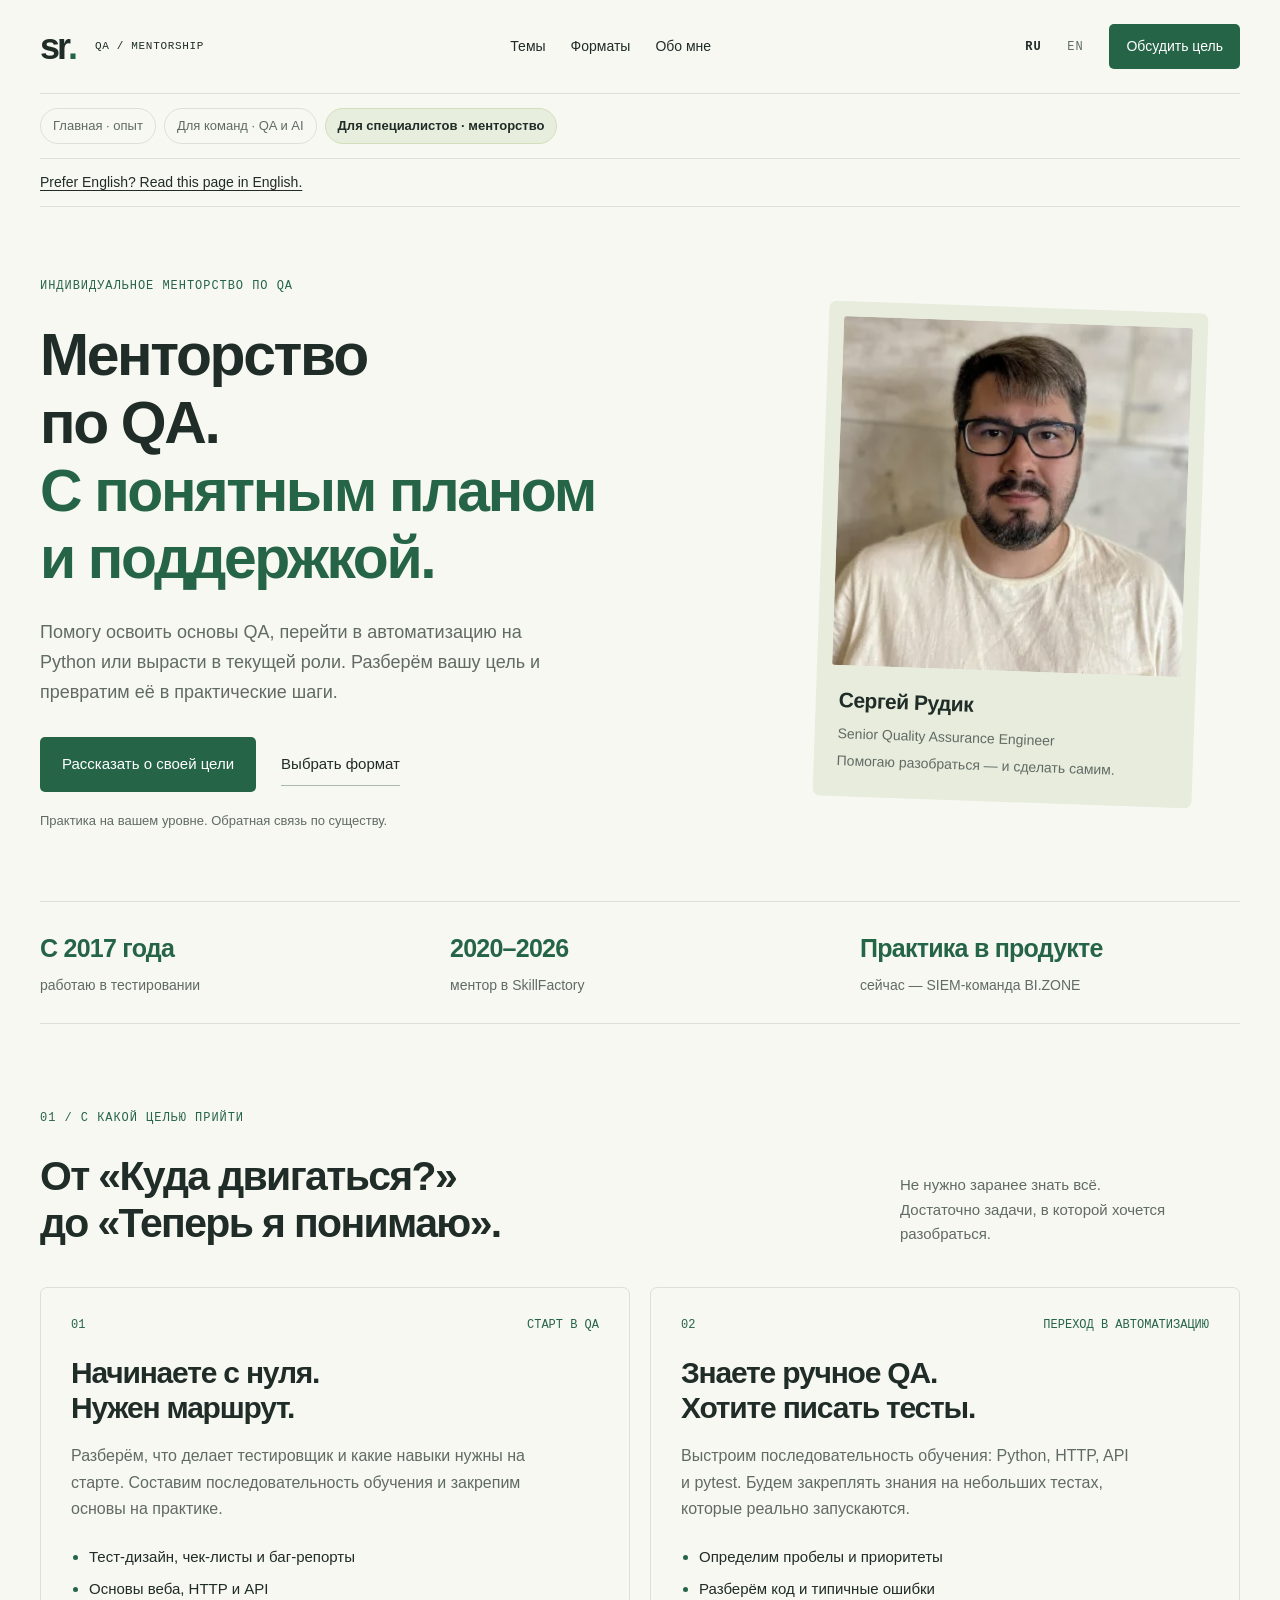
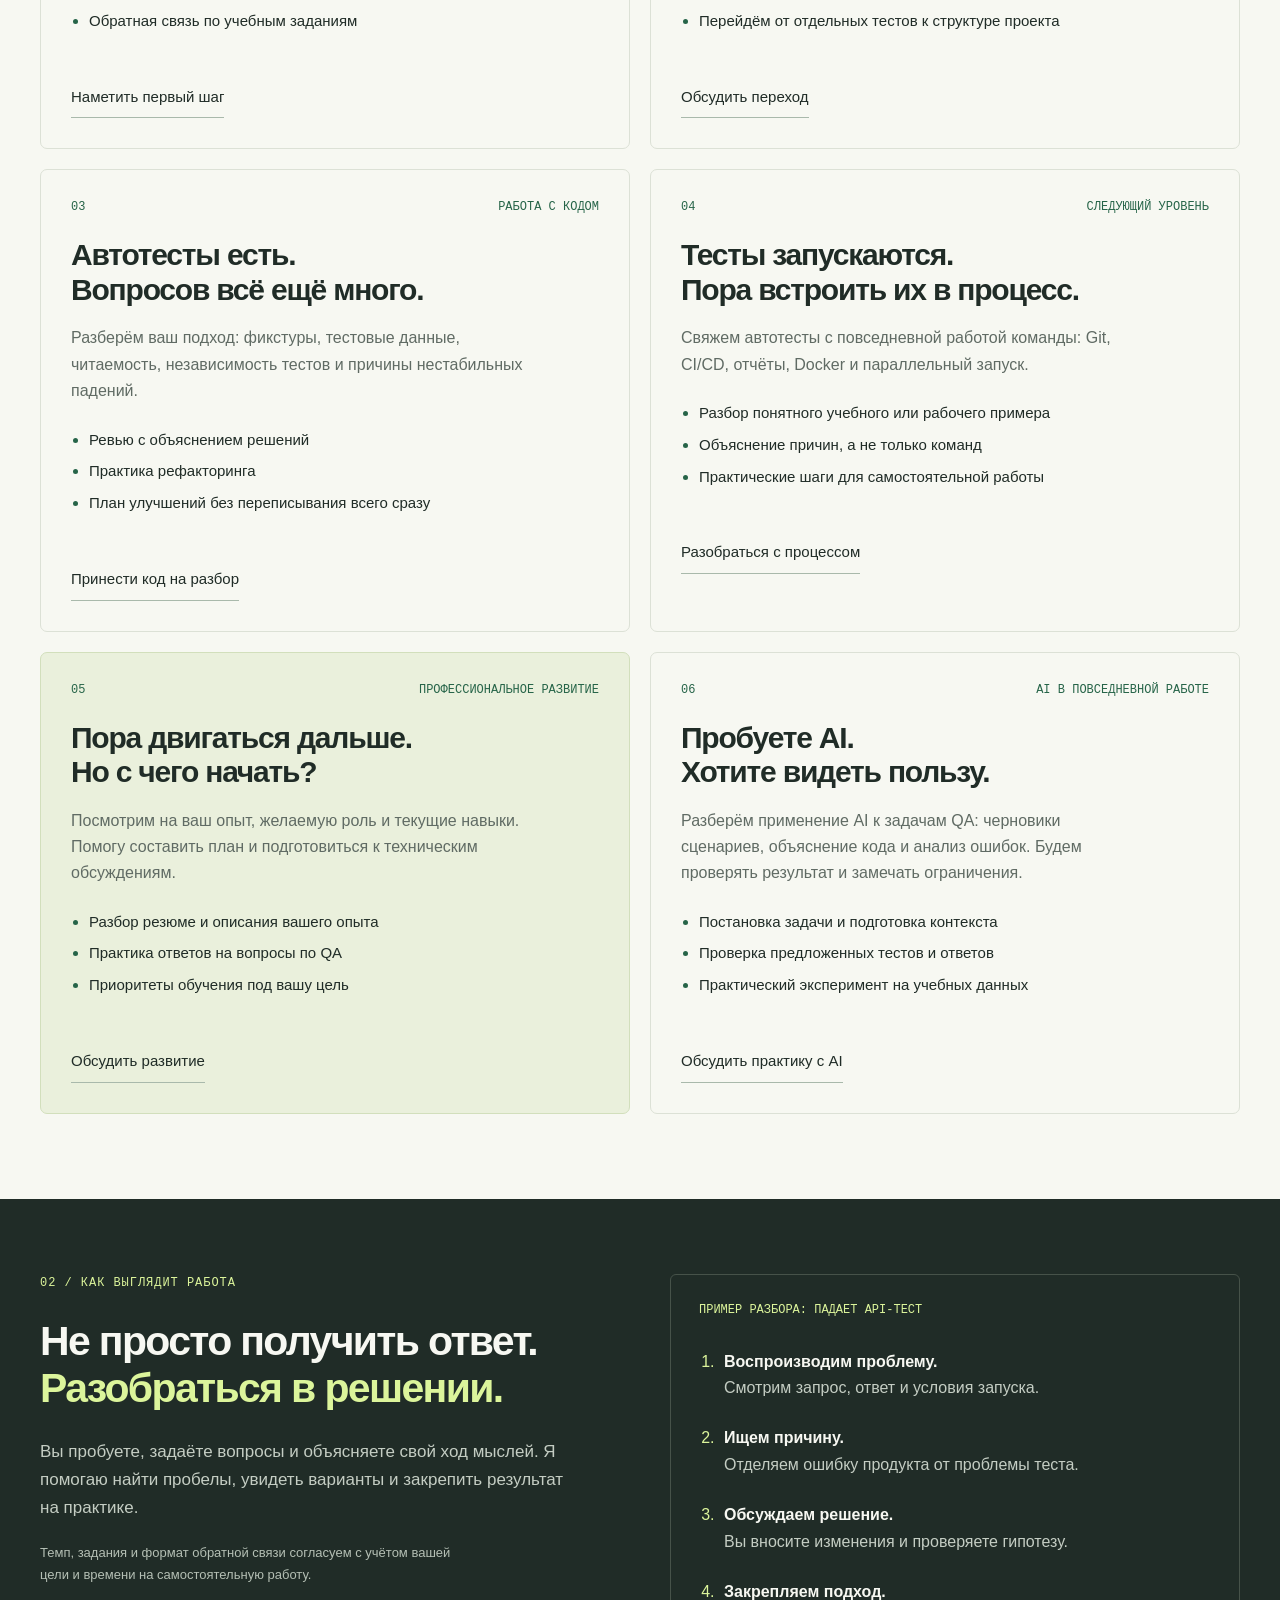
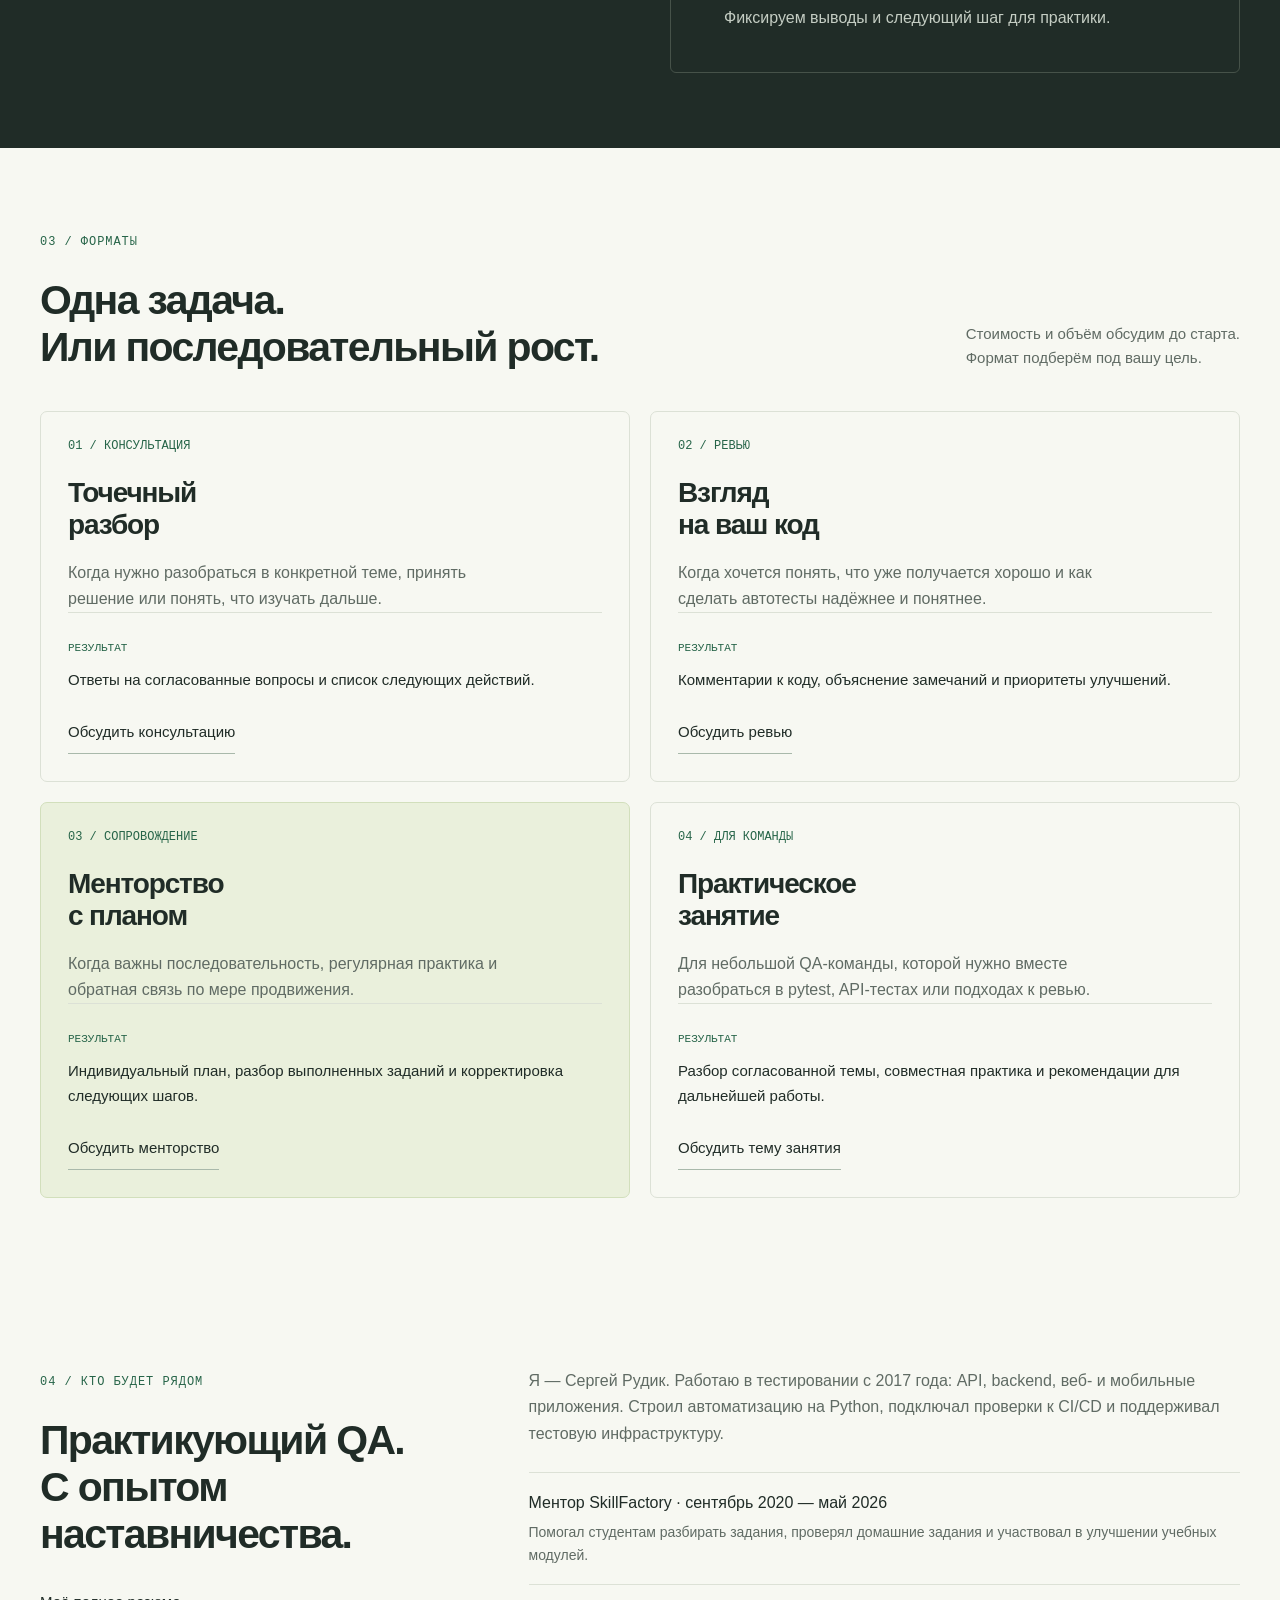
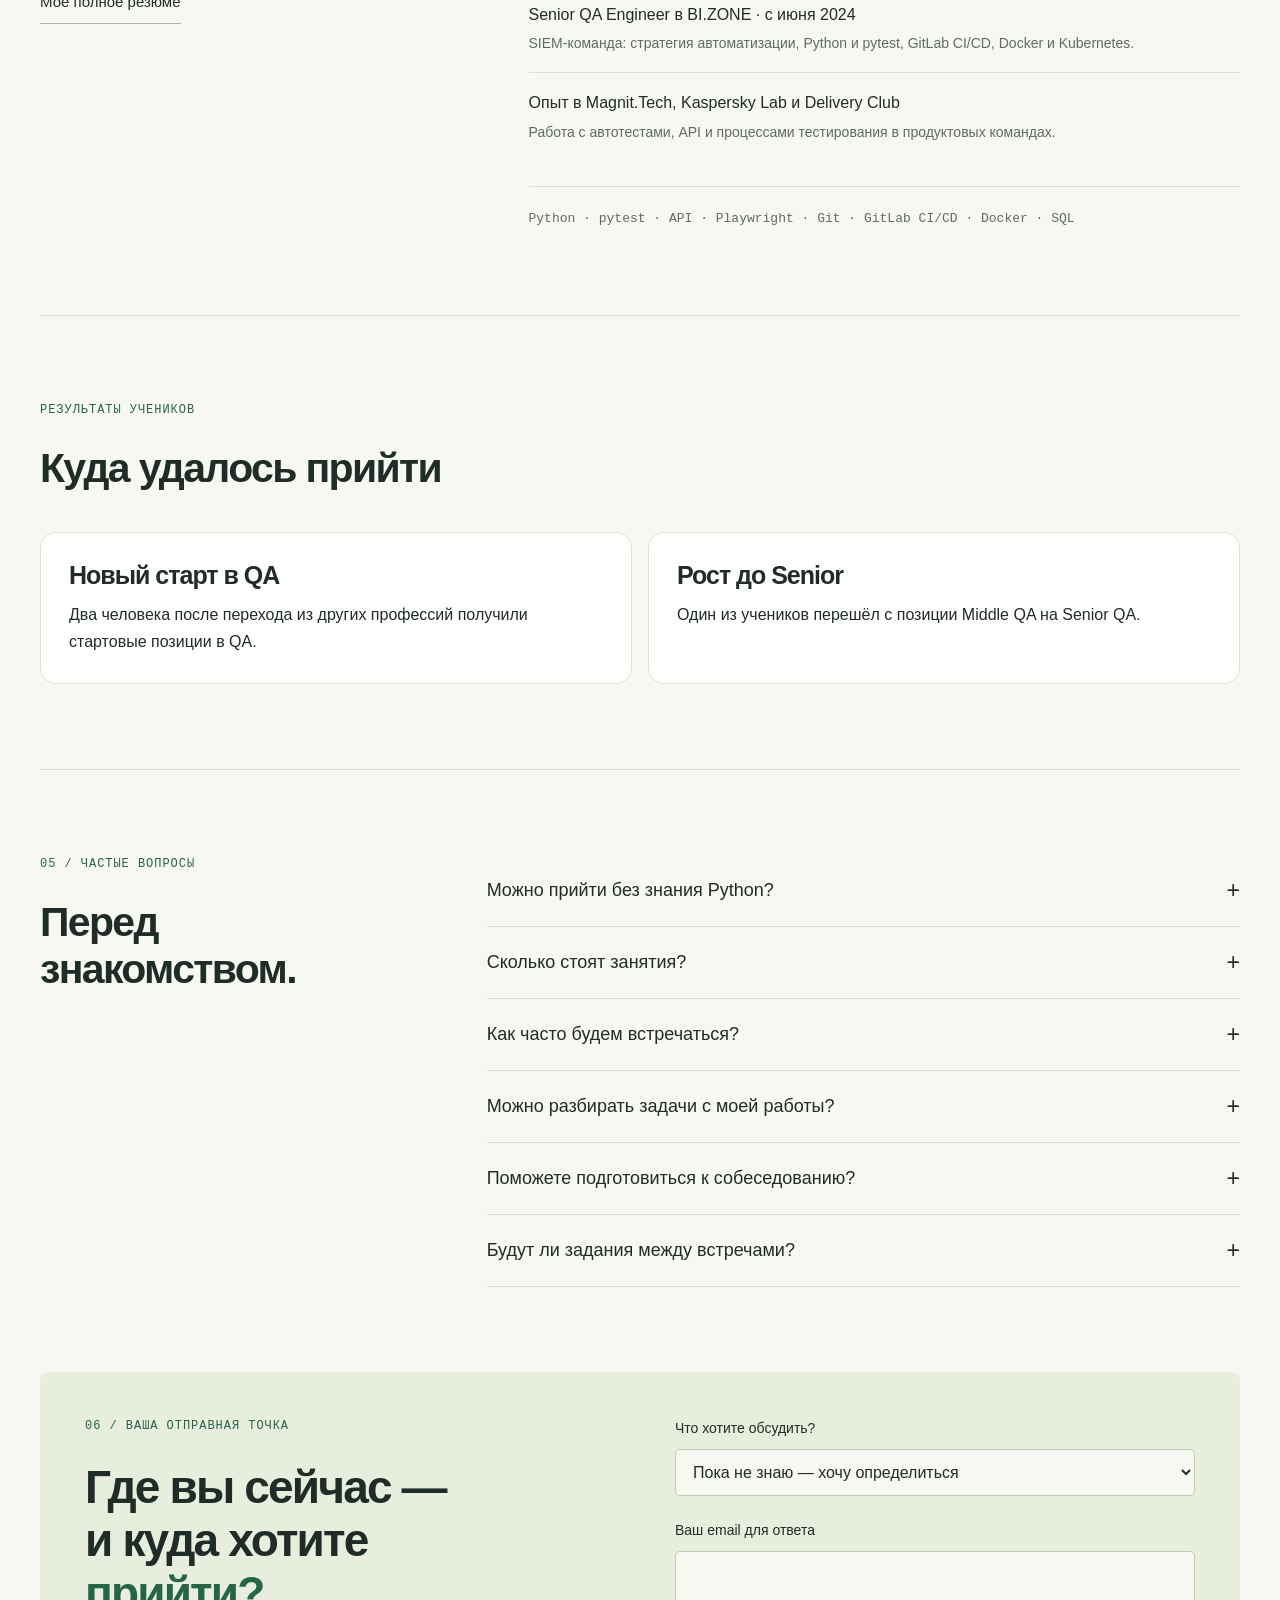
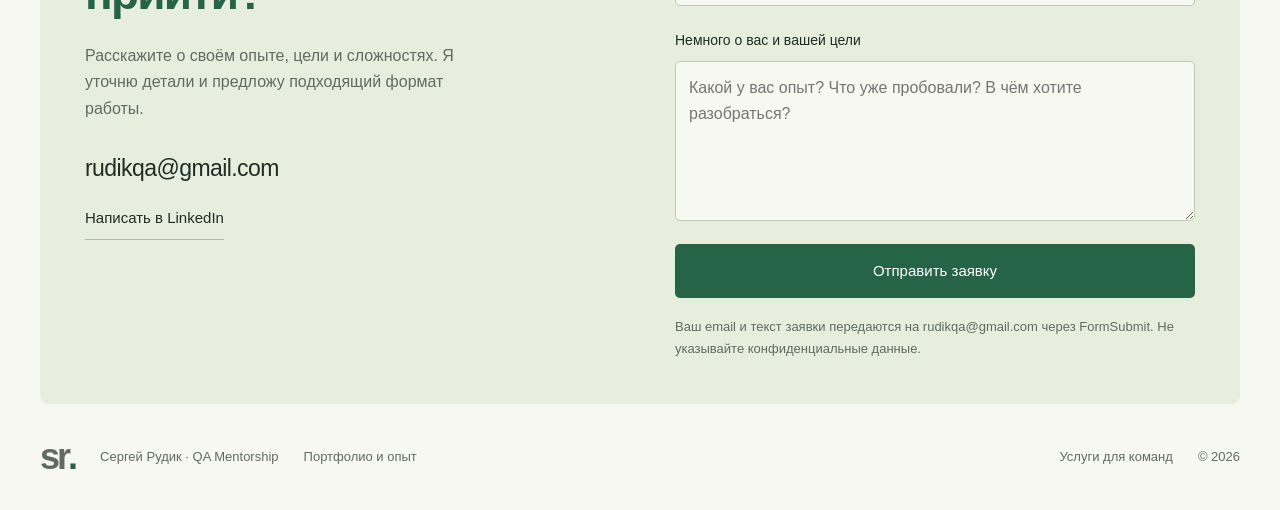
<file: index.html>
<!doctype html>
<html lang="ru">
<head>
<meta charset="utf-8"><meta name="viewport" content="width=device-width, initial-scale=1">
<title>Ментор по QA и Python: обучение автотестам — Сергей Рудик</title>
<meta name="description" content="Индивидуальное менторство по QA и автоматизации на Python: старт с нуля, pytest, ревью кода, CI/CD и подготовка к интервью. Стоимость обсуждается индивидуально.">
<meta name="theme-color" content="#f7f8f2"><link rel="canonical" href="https://mentor.rudik.dev/">
<link rel="alternate" hreflang="ru" href="https://mentor.rudik.dev/"><link rel="alternate" hreflang="en" href="https://mentor.rudik.dev/en/"><link rel="alternate" hreflang="x-default" href="https://mentor.rudik.dev/">
<meta property="og:title" content="Ваш следующий шаг в QA — с понятным планом"><meta property="og:description" content="Менторство по QA и автоматизации на Python. Практика, обратная связь и поддержка от Сергея Рудика."><meta property="og:type" content="website"><meta property="og:url" content="https://mentor.rudik.dev/"><meta property="og:locale" content="ru_RU"><meta property="og:locale:alternate" content="en_US">
<link rel="icon" href="/favicon.svg" type="image/svg+xml"><link rel="stylesheet" href="assets/styles.css"><script src="assets/main.js" defer></script>

<meta name="robots" content="index,follow,max-image-preview:large">
<meta name="author" content="Sergei Rudik">
<meta name="twitter:card" content="summary">
<meta name="twitter:title" content="Ментор по QA и Python: обучение автотестам — Сергей Рудик">
<meta name="twitter:description" content="Индивидуальное менторство по QA и автоматизации на Python: старт с нуля, pytest, ревью кода, CI/CD и подготовка к интервью. Стоимость обсуждается индивидуально.">
<script type="application/ld+json">{"@context":"https://schema.org","@graph":[{"@type":"Person","@id":"https://rudik.dev/#sergei-rudik","name":"Сергей Рудик","url":"https://rudik.dev/","jobTitle":"Senior Quality Assurance Engineer","sameAs":["https://www.linkedin.com/in/sergei-rudik","https://github.com/sergeyrudik","https://medium.com/@rudikqa"]},{"@type":"WebSite","@id":"https://mentor.rudik.dev/#website","url":"https://mentor.rudik.dev/","name":"QA Mentorship — Sergei Rudik","inLanguage":["ru","en"],"publisher":{"@id":"https://rudik.dev/#sergei-rudik"}},{"@type":"WebPage","@id":"https://mentor.rudik.dev/#webpage","url":"https://mentor.rudik.dev/","name":"Ментор по QA и Python: обучение автотестам — Сергей Рудик","description":"Индивидуальное менторство по QA и автоматизации на Python: старт с нуля, pytest, ревью кода, CI/CD и подготовка к интервью. Стоимость обсуждается индивидуально.","inLanguage":"ru","isPartOf":{"@id":"https://mentor.rudik.dev/#website"},"about":{"@id":"https://rudik.dev/#sergei-rudik"},"mainEntity":{"@type":"ItemList","itemListElement":[{"@type":"ListItem","position":1,"item":{"@id":"https://mentor.rudik.dev/#offering-1"}},{"@type":"ListItem","position":2,"item":{"@id":"https://mentor.rudik.dev/#offering-2"}},{"@type":"ListItem","position":3,"item":{"@id":"https://mentor.rudik.dev/#offering-3"}},{"@type":"ListItem","position":4,"item":{"@id":"https://mentor.rudik.dev/#offering-4"}}]}},{"@type":"Service","@id":"https://mentor.rudik.dev/#offering-1","name":"Консультация по QA","serviceType":"Консультация по QA","url":"https://mentor.rudik.dev/#formats","provider":{"@id":"https://rudik.dev/#sergei-rudik"},"availableChannel":{"@type":"ServiceChannel","serviceUrl":"https://mentor.rudik.dev/#contact"}},{"@type":"Service","@id":"https://mentor.rudik.dev/#offering-2","name":"Ревью автотестов","serviceType":"Ревью автотестов","url":"https://mentor.rudik.dev/#formats","provider":{"@id":"https://rudik.dev/#sergei-rudik"},"availableChannel":{"@type":"ServiceChannel","serviceUrl":"https://mentor.rudik.dev/#contact"}},{"@type":"Service","@id":"https://mentor.rudik.dev/#offering-3","name":"Индивидуальное менторство по QA","serviceType":"Индивидуальное менторство по QA","url":"https://mentor.rudik.dev/#formats","provider":{"@id":"https://rudik.dev/#sergei-rudik"},"availableChannel":{"@type":"ServiceChannel","serviceUrl":"https://mentor.rudik.dev/#contact"}},{"@type":"Service","@id":"https://mentor.rudik.dev/#offering-4","name":"Практическое занятие для QA-команды","serviceType":"Практическое занятие для QA-команды","url":"https://mentor.rudik.dev/#formats","provider":{"@id":"https://rudik.dev/#sergei-rudik"},"availableChannel":{"@type":"ServiceChannel","serviceUrl":"https://mentor.rudik.dev/#contact"}}]}</script>
<script src="assets/analytics.js" defer></script>
<script async src="https://www.googletagmanager.com/gtag/js?id=G-B4XR81HWTY"></script>
</head>
<body>
<a class="skip" href="#main">К содержимому</a>
<header class="wrap header"><a class="brand" href="/" aria-label="Сергей Рудик — главная">sr<span>.</span><small>QA / MENTORSHIP</small></a><nav aria-label="Основная навигация"><a href="#topics">Темы</a><a href="#formats">Форматы</a><a href="#about">Обо мне</a></nav><div class="header-actions"><nav class="lang" aria-label="Язык"><a href="/" hreflang="ru" lang="ru" aria-current="page">RU</a><a href="/en/" hreflang="en" lang="en">EN</a></nav><a class="button small" href="#contact">Обсудить цель</a></div></header>
<nav class="wrap site-paths" aria-label="Выберите направление"><a href="https://rudik.dev/ru/">Главная · опыт</a><a href="https://qa.rudik.dev/">Для команд · QA и AI</a><span aria-current="page">Для специалистов · менторство</span></nav>
<aside class="wrap language-suggestion" aria-label="Выбор языка" hidden></aside>
<main id="main">
<section class="wrap hero mentor-hero"><div><p class="eyebrow">ИНДИВИДУАЛЬНОЕ МЕНТОРСТВО ПО QA</p><h1>Менторство<br> по QA.<br> <span>С понятным планом<br> и поддержкой.</span></h1><p class="intro">Помогу освоить основы QA, перейти в автоматизацию на Python или вырасти в текущей роли. Разберём вашу цель и превратим её в практические шаги.</p><div class="actions"><a class="button" href="#contact">Рассказать о своей цели</a><a class="link" href="#formats">Выбрать формат</a></div><p class="micro">Практика на вашем уровне. Обратная связь по существу.</p></div><figure class="mentor-portrait"><img src="assets/profile-800.webp" srcset="assets/profile-400.webp 400w, assets/profile-800.webp 800w" sizes="(max-width: 700px) 280px, 360px" decoding="async" alt="Сергей Рудик, ментор по QA" width="640" height="640" fetchpriority="high"><figcaption><strong>Сергей Рудик</strong><span>Senior Quality Assurance Engineer</span><span>Помогаю разобраться — и сделать самим.</span></figcaption></figure></section>
<div class="wrap mentor-strip"><div><strong>С 2017 года</strong><p>работаю в тестировании</p></div><div><strong>2020–2026</strong><p>ментор в SkillFactory</p></div><div><strong>Практика в продукте</strong><p>сейчас — SIEM-команда BI.ZONE</p></div></div>
<section class="wrap section" id="topics"><div class="section-head"><div><p class="eyebrow">01 / С КАКОЙ ЦЕЛЬЮ ПРИЙТИ</p><h2>От «Куда двигаться?»<br> до «Теперь я понимаю».</h2></div><p>Не нужно заранее знать всё.<br> Достаточно задачи, в которой хочется разобраться.</p></div><div class="service-grid">
<article class="service"><div class="card-top"><span>01</span><span>СТАРТ В QA</span></div><h3>Начинаете с нуля.<br> Нужен маршрут.</h3><p>Разберём, что делает тестировщик и какие навыки нужны на старте. Составим последовательность обучения и закрепим основы на практике.</p><ul><li>Тест-дизайн, чек-листы и баг-репорты</li><li>Основы веба, HTTP и API</li><li>Обратная связь по учебным заданиям</li></ul><a class="link" href="#contact" data-topic="Старт в QA с нуля">Наметить первый шаг</a></article>
<article class="service"><div class="card-top"><span>02</span><span>ПЕРЕХОД В АВТОМАТИЗАЦИЮ</span></div><h3>Знаете ручное QA.<br> Хотите писать тесты.</h3><p>Выстроим последовательность обучения: Python, HTTP, API и pytest. Будем закреплять знания на небольших тестах, которые реально запускаются.</p><ul><li>Определим пробелы и приоритеты</li><li>Разберём код и типичные ошибки</li><li>Перейдём от отдельных тестов к структуре проекта</li></ul><a class="link" href="#contact" data-topic="Переход в автоматизацию">Обсудить переход</a></article>
<article class="service"><div class="card-top"><span>03</span><span>РАБОТА С КОДОМ</span></div><h3>Автотесты есть.<br> Вопросов всё ещё много.</h3><p>Разберём ваш подход: фикстуры, тестовые данные, читаемость, независимость тестов и причины нестабильных падений.</p><ul><li>Ревью с объяснением решений</li><li>Практика рефакторинга</li><li>План улучшений без переписывания всего сразу</li></ul><a class="link" href="#contact" data-topic="Ревью автотестов">Принести код на разбор</a></article>
<article class="service"><div class="card-top"><span>04</span><span>СЛЕДУЮЩИЙ УРОВЕНЬ</span></div><h3>Тесты запускаются.<br> Пора встроить их в процесс.</h3><p>Свяжем автотесты с повседневной работой команды: Git, CI/CD, отчёты, Docker и параллельный запуск.</p><ul><li>Разбор понятного учебного или рабочего примера</li><li>Объяснение причин, а не только команд</li><li>Практические шаги для самостоятельной работы</li></ul><a class="link" href="#contact" data-topic="CI/CD и инфраструктура тестов">Разобраться с процессом</a></article>
<article class="service accent"><div class="card-top"><span>05</span><span>ПРОФЕССИОНАЛЬНОЕ РАЗВИТИЕ</span></div><h3>Пора двигаться дальше.<br> Но с чего начать?</h3><p>Посмотрим на ваш опыт, желаемую роль и текущие навыки. Помогу составить план и подготовиться к техническим обсуждениям.</p><ul><li>Разбор резюме и описания вашего опыта</li><li>Практика ответов на вопросы по QA</li><li>Приоритеты обучения под вашу цель</li></ul><a class="link" href="#contact" data-topic="План развития и подготовка к интервью">Обсудить развитие</a></article>
<article class="service"><div class="card-top"><span>06</span><span>AI В ПОВСЕДНЕВНОЙ РАБОТЕ</span></div><h3>Пробуете AI.<br> Хотите видеть пользу.</h3><p>Разберём применение AI к задачам QA: черновики сценариев, объяснение кода и анализ ошибок. Будем проверять результат и замечать ограничения.</p><ul><li>Постановка задачи и подготовка контекста</li><li>Проверка предложенных тестов и ответов</li><li>Практический эксперимент на учебных данных</li></ul><a class="link" href="#contact" data-topic="AI-инструменты для QA">Обсудить практику с AI</a></article>
</div></section>
<section class="ai-section"><div class="wrap session"><div><p class="eyebrow">02 / КАК ВЫГЛЯДИТ РАБОТА</p><h2>Не просто получить ответ.<br> <span>Разобраться в решении.</span></h2><p class="intro">Вы пробуете, задаёте вопросы и объясняете свой ход мыслей. Я помогаю найти пробелы, увидеть варианты и закрепить результат на практике.</p><p class="ai-note">Темп, задания и формат обратной связи согласуем с учётом вашей цели и времени на самостоятельную работу.</p></div><div class="session-board"><p>ПРИМЕР РАЗБОРА: ПАДАЕТ API-ТЕСТ</p><ol><li><strong>Воспроизводим проблему.</strong><br> Смотрим запрос, ответ и условия запуска.</li><li><strong>Ищем причину.</strong><br> Отделяем ошибку продукта от проблемы теста.</li><li><strong>Обсуждаем решение.</strong><br> Вы вносите изменения и проверяете гипотезу.</li><li><strong>Закрепляем подход.</strong><br> Фиксируем выводы и следующий шаг для практики.</li></ol></div></div></section>
<section class="wrap section" id="formats"><div class="section-head"><div><p class="eyebrow">03 / ФОРМАТЫ</p><h2>Одна задача.<br> Или последовательный рост.</h2></div><p>Стоимость и объём обсудим до старта.<br> Формат подберём под вашу цель.</p></div><div class="service-grid formats">
<article class="service"><div class="card-top"><span>01 / КОНСУЛЬТАЦИЯ</span></div><h3>Точечный<br> разбор</h3><p>Когда нужно разобраться в конкретной теме, принять решение или понять, что изучать дальше.</p><div class="deliverable"><span>РЕЗУЛЬТАТ</span><p>Ответы на согласованные вопросы и список следующих действий.</p></div><a class="link" href="#contact" data-topic="Разовая консультация">Обсудить консультацию</a></article>
<article class="service"><div class="card-top"><span>02 / РЕВЬЮ</span></div><h3>Взгляд<br> на ваш код</h3><p>Когда хочется понять, что уже получается хорошо и как сделать автотесты надёжнее и понятнее.</p><div class="deliverable"><span>РЕЗУЛЬТАТ</span><p>Комментарии к коду, объяснение замечаний и приоритеты улучшений.</p></div><a class="link" href="#contact" data-topic="Ревью автотестов">Обсудить ревью</a></article>
<article class="service accent"><div class="card-top"><span>03 / СОПРОВОЖДЕНИЕ</span></div><h3>Менторство<br> с планом</h3><p>Когда важны последовательность, регулярная практика и обратная связь по мере продвижения.</p><div class="deliverable"><span>РЕЗУЛЬТАТ</span><p>Индивидуальный план, разбор выполненных заданий и корректировка следующих шагов.</p></div><a class="link" href="#contact" data-topic="Регулярное менторство">Обсудить менторство</a></article>
<article class="service"><div class="card-top"><span>04 / ДЛЯ КОМАНДЫ</span></div><h3>Практическое<br> занятие</h3><p>Для небольшой QA-команды, которой нужно вместе разобраться в pytest, API-тестах или подходах к ревью.</p><div class="deliverable"><span>РЕЗУЛЬТАТ</span><p>Разбор согласованной темы, совместная практика и рекомендации для дальнейшей работы.</p></div><a class="link" href="#contact" data-topic="Занятие для команды">Обсудить тему занятия</a></article>
</div></section>
<section class="wrap section about mentor-about" id="about"><div><p class="eyebrow">04 / КТО БУДЕТ РЯДОМ</p><h2>Практикующий QA.<br> С опытом<br> наставничества.</h2><a class="link" href="https://rudik.dev/ru/" style="margin-top:24px">Моё полное резюме</a></div><div><p class="about-copy">Я — Сергей Рудик. Работаю в тестировании с 2017 года: API, backend, веб- и мобильные приложения. Строил автоматизацию на Python, подключал проверки к CI/CD и поддерживал тестовую инфраструктуру.</p><ul class="experience-list"><li>Ментор SkillFactory · сентябрь 2020 — май 2026<span>Помогал студентам разбирать задания, проверял домашние задания и участвовал в улучшении учебных модулей.</span></li><li>Senior QA Engineer в BI.ZONE · с июня 2024<span>SIEM-команда: стратегия автоматизации, Python и pytest, GitLab CI/CD, Docker и Kubernetes.</span></li><li>Опыт в Magnit.Tech, Kaspersky Lab и Delivery Club<span>Работа с автотестами, API и процессами тестирования в продуктовых командах.</span></li></ul><div class="tech">Python · pytest · API · Playwright · Git · GitLab CI/CD · Docker · SQL</div></div></section>
<section class="wrap section" id="results"><div class="section-head"><div><p class="eyebrow">РЕЗУЛЬТАТЫ УЧЕНИКОВ</p><h2>Куда удалось прийти</h2></div></div><div class="case-grid"><article class="case-card"><h3>Новый старт в QA</h3><p>Два человека после перехода из других профессий получили стартовые позиции в QA.</p></article><article class="case-card"><h3>Рост до Senior</h3><p>Один из учеников перешёл с позиции Middle QA на Senior QA.</p></article></div></section>
<section class="wrap section faq"><div><p class="eyebrow">05 / ЧАСТЫЕ ВОПРОСЫ</p><h2>Перед знакомством.</h2></div><div><details><summary>Можно прийти без знания Python?</summary><p>Да. Если у вас уже есть база ручного тестирования, начнём с основ Python и постепенно перейдём к автотестам. Если вы только знакомитесь с QA, сначала обсудим исходный уровень и подходящий маршрут.</p></details><details><summary>Сколько стоят занятия?</summary><p>Стоимость зависит от формата и объёма: консультация, ревью или сопровождение. После знакомства согласуем цену и состав работы до начала занятий.</p></details><details><summary>Как часто будем встречаться?</summary><p>Частоту и продолжительность встреч согласуем с учётом вашей цели, расписания и времени на практику. Для разовой задачи можно начать с одной консультации.</p></details><details><summary>Можно разбирать задачи с моей работы?</summary><p>Да, если у вас есть право делиться материалами. Подойдут обезличенные примеры без ключей, персональных данных и закрытой информации компании.</p></details><details><summary>Поможете подготовиться к собеседованию?</summary><p>Можем разобрать ваш опыт и резюме, потренировать ответы на технические вопросы и определить темы для подготовки. Результат отбора зависит от ваших навыков, требований вакансии и решения работодателя.</p></details><details><summary>Будут ли задания между встречами?</summary><p>В регулярном менторстве — по договорённости. Подберём посильную практику и разберём результат. Время и канал обратной связи согласуем заранее.</p></details></div></section>
<section class="wrap contact mentor-contact" id="contact"><div><p class="eyebrow">06 / ВАША ОТПРАВНАЯ ТОЧКА</p><h2>Где вы сейчас —<br> и куда хотите<br> <span>прийти?</span></h2><p>Расскажите о своём опыте, цели и сложностях. Я уточню детали и предложу подходящий формат работы.</p><a class="email" href="mailto:rudikqa@gmail.com">rudikqa@gmail.com</a><a class="link" href="https://www.linkedin.com/in/sergei-rudik">Написать в LinkedIn</a></div><form id="brief" action="https://formsubmit.co/rudikqa@gmail.com" method="POST"><input type="hidden" name="_subject" value="QA mentorship — RU inquiry"><input type="hidden" name="_next" value="https://mentor.rudik.dev/thanks.html"><input type="text" name="_honey" tabindex="-1" autocomplete="off" aria-hidden="true" style="position:absolute;left:-9999px" value=""><label for="topic">Что хотите обсудить?</label><select id="topic" name="topic"><option>Пока не знаю — хочу определиться</option><option>Старт в QA с нуля</option><option>Переход в автоматизацию</option><option>Ревью автотестов</option><option>CI/CD и инфраструктура тестов</option><option>План развития и подготовка к интервью</option><option>Разовая консультация</option><option>Регулярное менторство</option><option>AI-инструменты для QA</option><option>Занятие для команды</option></select><label for="email">Ваш email для ответа</label><input id="email" type="email" name="email" autocomplete="email" maxlength="254" required><label for="task">Немного о вас и вашей цели</label><textarea id="task" name="task" rows="5" maxlength="2000" required placeholder="Какой у вас опыт? Что уже пробовали? В чём хотите разобраться?"></textarea><button class="button" type="submit">Отправить заявку</button><p class="micro">Ваш email и текст заявки передаются на rudikqa@gmail.com через <a href="https://formsubmit.co/" target="_blank" rel="noopener noreferrer">FormSubmit</a>. Не указывайте конфиденциальные данные.</p></form></section>
</main><footer class="wrap"><a class="brand" href="https://rudik.dev/ru/">sr<span>.</span></a><p>Сергей Рудик · QA Mentorship</p><a href="https://rudik.dev/ru/">Портфолио и опыт</a><a href="https://qa.rudik.dev/">Услуги для команд</a><span>© 2026</span></footer>
</body></html>
</file>
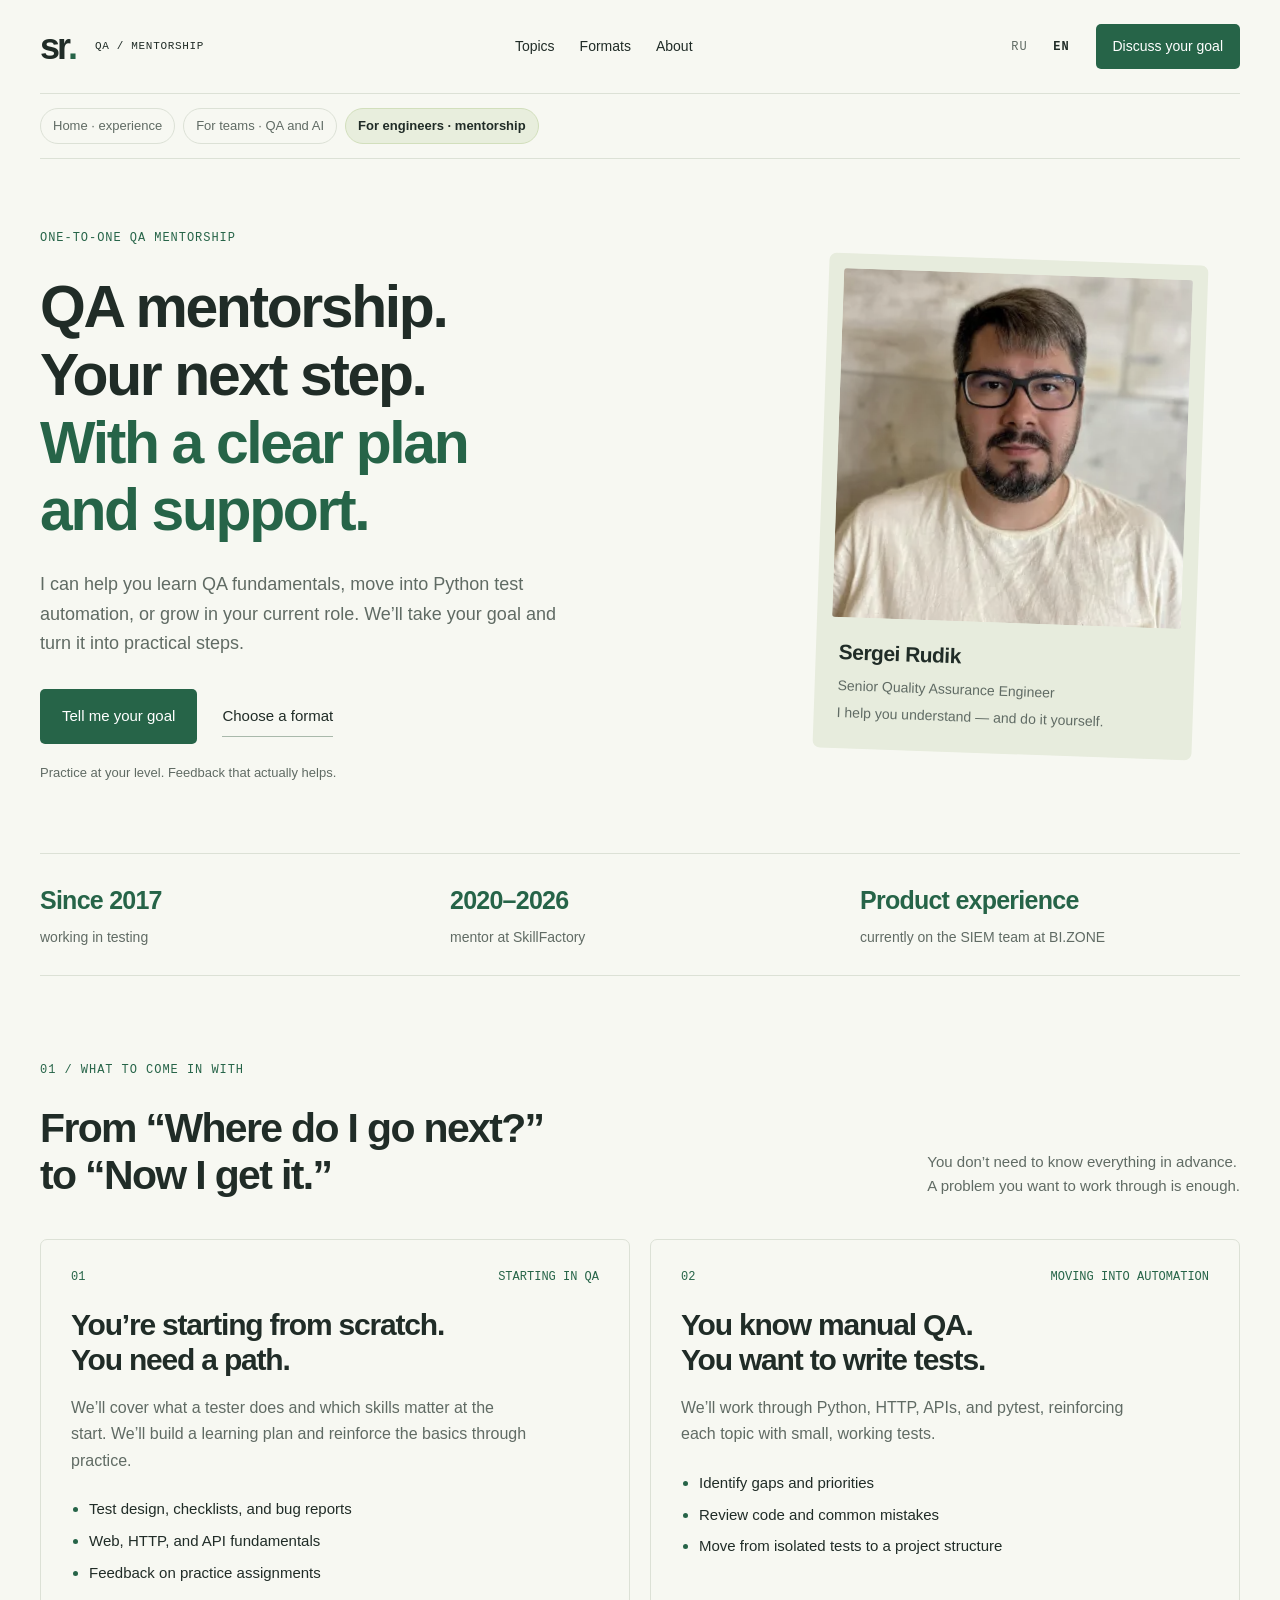
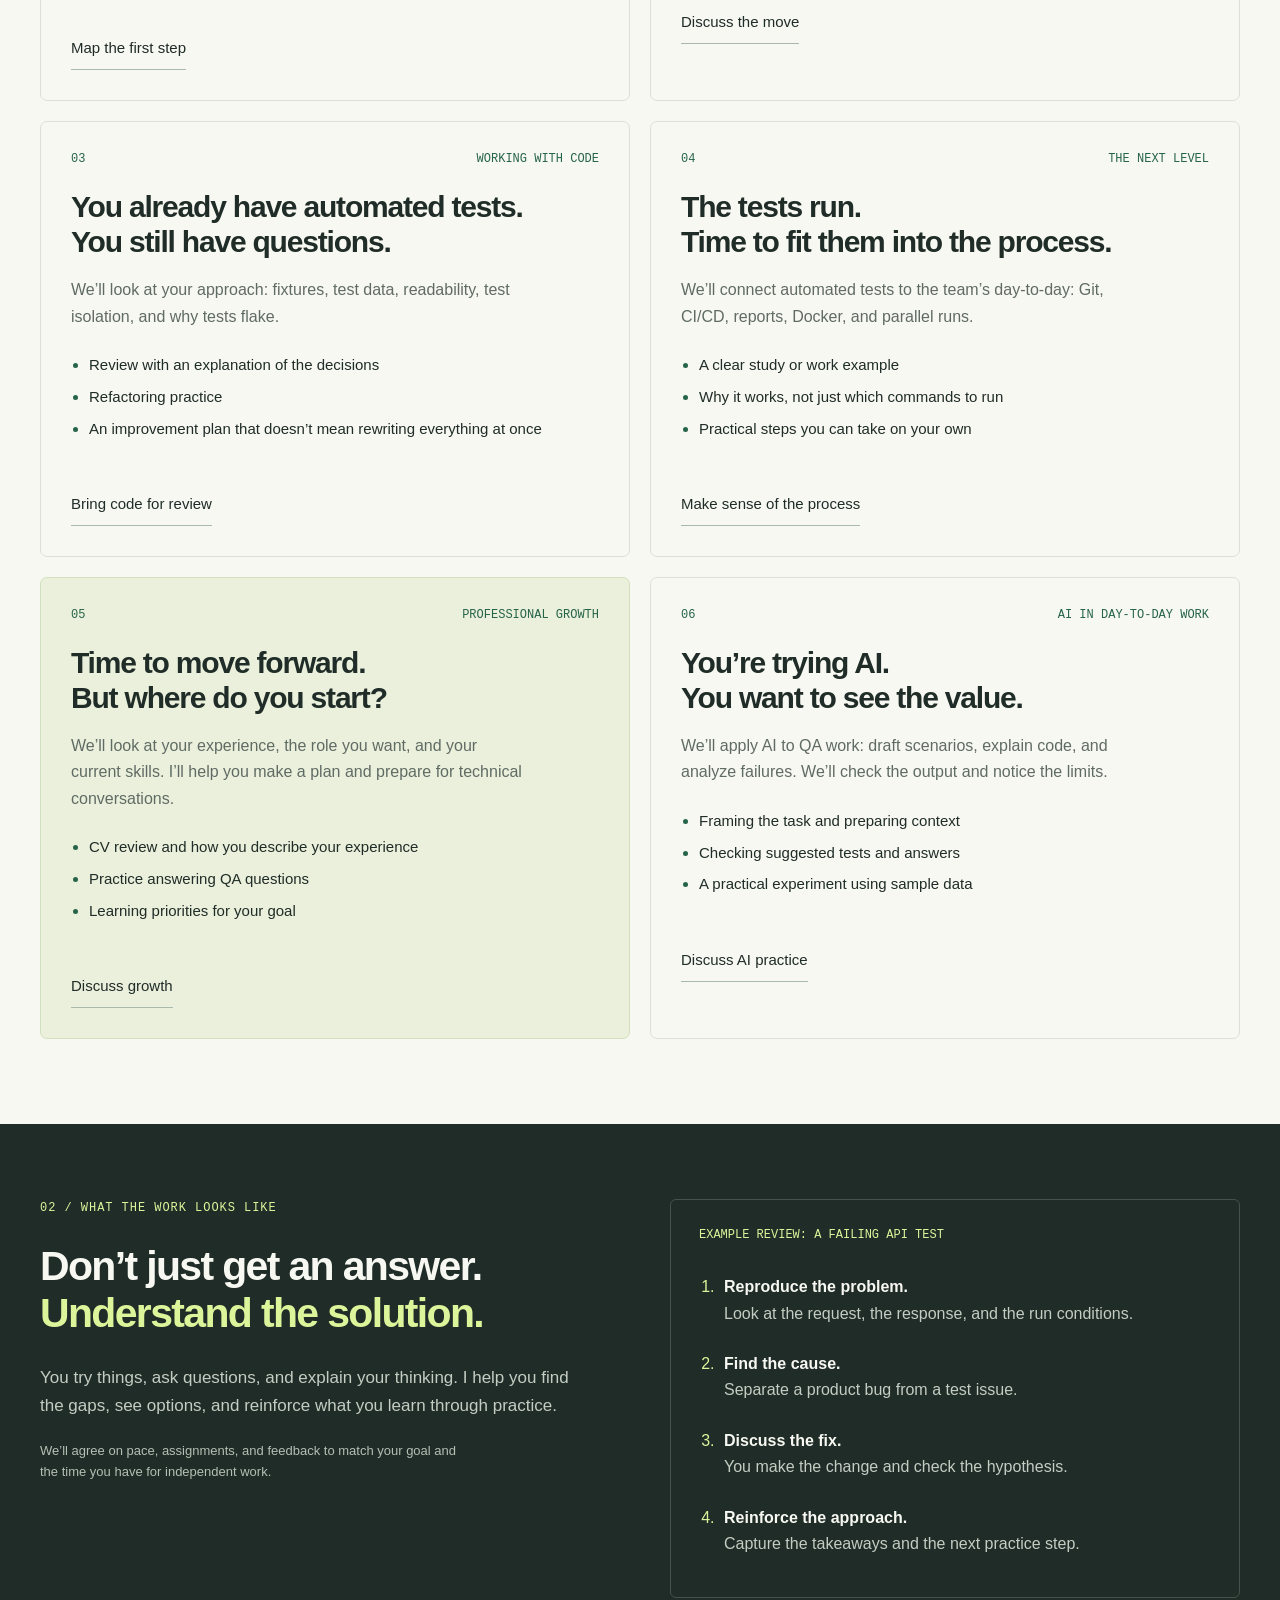
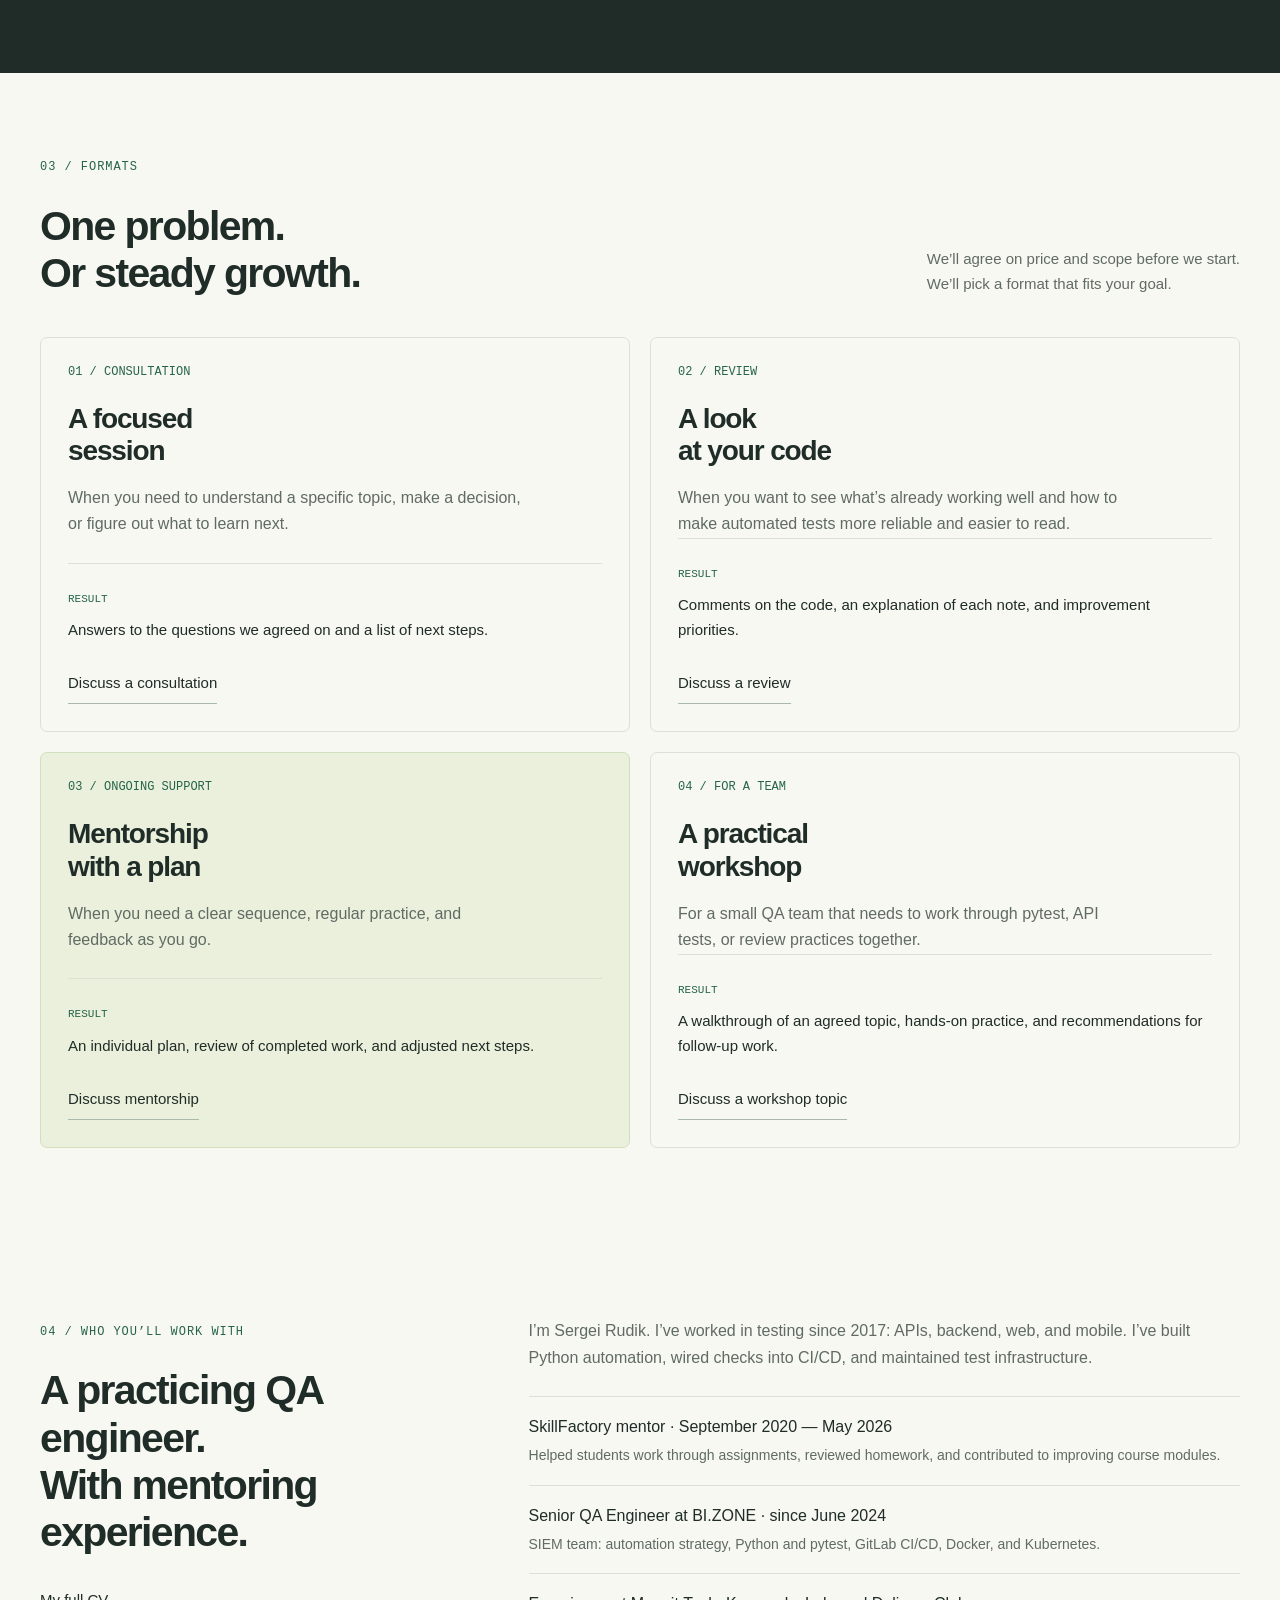
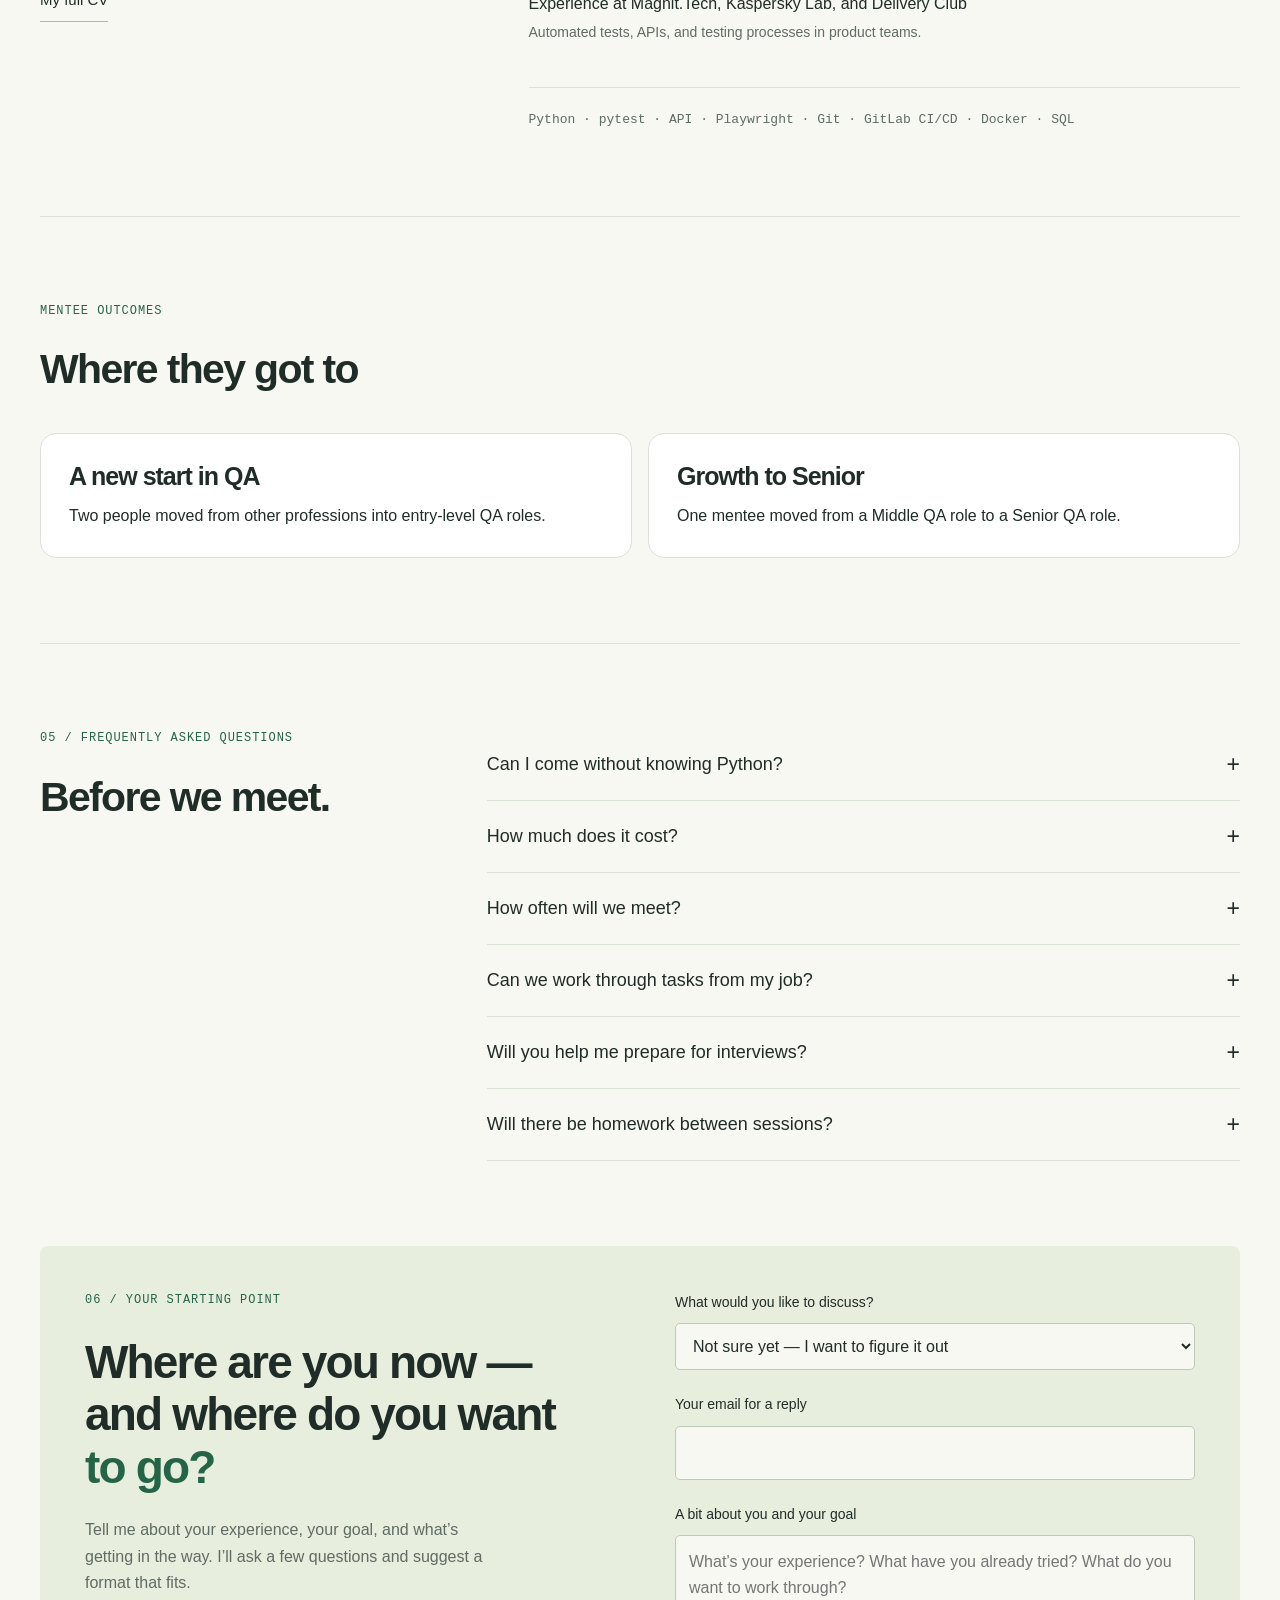
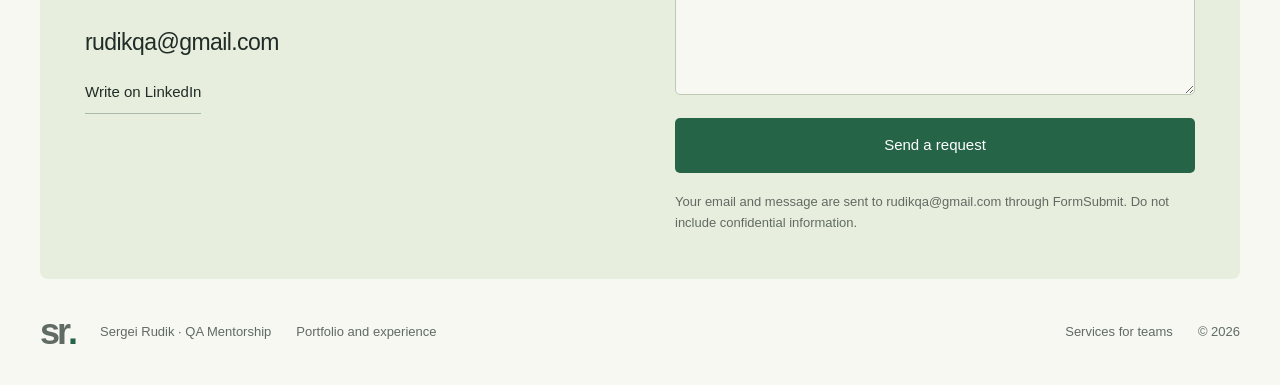
<file: en/index.html>
<!doctype html>
<html lang="en">
<head>
<meta charset="utf-8"><meta name="viewport" content="width=device-width, initial-scale=1">
<title>QA &amp; Python Test Automation Mentor — Sergei Rudik</title>
<meta name="description" content="One-to-one QA mentorship: testing fundamentals, Python, pytest, code reviews, CI/CD, and interview preparation. A practical plan tailored to your goals.">
<meta name="theme-color" content="#f7f8f2"><link rel="canonical" href="https://mentor.rudik.dev/en/">
<link rel="alternate" hreflang="ru" href="https://mentor.rudik.dev/"><link rel="alternate" hreflang="en" href="https://mentor.rudik.dev/en/"><link rel="alternate" hreflang="x-default" href="https://mentor.rudik.dev/">
<meta property="og:title" content="Your next step in QA — with a clear plan"><meta property="og:description" content="Mentorship in QA and Python test automation. Practice, feedback, and support from Sergei Rudik."><meta property="og:type" content="website"><meta property="og:url" content="https://mentor.rudik.dev/en/"><meta property="og:locale" content="en_US"><meta property="og:locale:alternate" content="ru_RU">
<link rel="icon" href="/favicon.svg" type="image/svg+xml"><link rel="stylesheet" href="../assets/styles.css"><script src="../assets/main.js" defer></script>

<meta name="robots" content="index,follow,max-image-preview:large">
<meta name="author" content="Sergei Rudik">
<meta name="twitter:card" content="summary">
<meta name="twitter:title" content="QA &amp; Python Test Automation Mentor — Sergei Rudik">
<meta name="twitter:description" content="One-to-one QA mentorship: testing fundamentals, Python, pytest, code reviews, CI/CD, and interview preparation. A practical plan tailored to your goals.">
<script type="application/ld+json">{"@context":"https://schema.org","@graph":[{"@type":"Person","@id":"https://rudik.dev/#sergei-rudik","name":"Sergei Rudik","url":"https://rudik.dev/","jobTitle":"Senior Quality Assurance Engineer","sameAs":["https://www.linkedin.com/in/sergei-rudik","https://github.com/sergeyrudik","https://medium.com/@rudikqa"]},{"@type":"WebSite","@id":"https://mentor.rudik.dev/#website","url":"https://mentor.rudik.dev/","name":"QA Mentorship — Sergei Rudik","inLanguage":["ru","en"],"publisher":{"@id":"https://rudik.dev/#sergei-rudik"}},{"@type":"WebPage","@id":"https://mentor.rudik.dev/en/#webpage","url":"https://mentor.rudik.dev/en/","name":"QA & Python Test Automation Mentor — Sergei Rudik","description":"One-to-one QA mentorship: testing fundamentals, Python, pytest, code reviews, CI/CD, and interview preparation. A practical plan tailored to your goals.","inLanguage":"en","isPartOf":{"@id":"https://mentor.rudik.dev/#website"},"about":{"@id":"https://rudik.dev/#sergei-rudik"},"mainEntity":{"@type":"ItemList","itemListElement":[{"@type":"ListItem","position":1,"item":{"@id":"https://mentor.rudik.dev/en/#offering-1"}},{"@type":"ListItem","position":2,"item":{"@id":"https://mentor.rudik.dev/en/#offering-2"}},{"@type":"ListItem","position":3,"item":{"@id":"https://mentor.rudik.dev/en/#offering-3"}},{"@type":"ListItem","position":4,"item":{"@id":"https://mentor.rudik.dev/en/#offering-4"}}]}},{"@type":"Service","@id":"https://mentor.rudik.dev/en/#offering-1","name":"QA consultation","serviceType":"QA consultation","url":"https://mentor.rudik.dev/en/#formats","provider":{"@id":"https://rudik.dev/#sergei-rudik"},"availableChannel":{"@type":"ServiceChannel","serviceUrl":"https://mentor.rudik.dev/en/#contact"}},{"@type":"Service","@id":"https://mentor.rudik.dev/en/#offering-2","name":"Automated test code review","serviceType":"Automated test code review","url":"https://mentor.rudik.dev/en/#formats","provider":{"@id":"https://rudik.dev/#sergei-rudik"},"availableChannel":{"@type":"ServiceChannel","serviceUrl":"https://mentor.rudik.dev/en/#contact"}},{"@type":"Service","@id":"https://mentor.rudik.dev/en/#offering-3","name":"Individual QA mentorship","serviceType":"Individual QA mentorship","url":"https://mentor.rudik.dev/en/#formats","provider":{"@id":"https://rudik.dev/#sergei-rudik"},"availableChannel":{"@type":"ServiceChannel","serviceUrl":"https://mentor.rudik.dev/en/#contact"}},{"@type":"Service","@id":"https://mentor.rudik.dev/en/#offering-4","name":"QA team workshop","serviceType":"QA team workshop","url":"https://mentor.rudik.dev/en/#formats","provider":{"@id":"https://rudik.dev/#sergei-rudik"},"availableChannel":{"@type":"ServiceChannel","serviceUrl":"https://mentor.rudik.dev/en/#contact"}}]}</script>
<script src="../assets/analytics.js" defer></script>
<script async src="https://www.googletagmanager.com/gtag/js?id=G-B4XR81HWTY"></script>
</head>
<body>
<a class="skip" href="#main">Skip to content</a>
<header class="wrap header"><a class="brand" href="/en/" aria-label="Sergei Rudik — home">sr<span>.</span><small>QA / MENTORSHIP</small></a><nav aria-label="Primary"><a href="#topics">Topics</a><a href="#formats">Formats</a><a href="#about">About</a></nav><div class="header-actions"><nav class="lang" aria-label="Language"><a href="/" hreflang="ru" lang="ru">RU</a><a href="/en/" hreflang="en" lang="en" aria-current="page">EN</a></nav><a class="button small" href="#contact">Discuss your goal</a></div></header>
<nav class="wrap site-paths" aria-label="Choose a path"><a href="https://rudik.dev/">Home · experience</a><a href="https://qa.rudik.dev/en/">For teams · QA and AI</a><span aria-current="page">For engineers · mentorship</span></nav>
<aside class="wrap language-suggestion" aria-label="Language preference" hidden></aside>
<main id="main">
<section class="wrap hero mentor-hero"><div><p class="eyebrow">ONE-TO-ONE QA MENTORSHIP</p><h1>QA mentorship.<br> Your next step.<br> <span>With a clear plan<br> and support.</span></h1><p class="intro">I can help you learn QA fundamentals, move into Python test automation, or grow in your current role. We’ll take your goal and turn it into practical steps.</p><div class="actions"><a class="button" href="#contact">Tell me your goal</a><a class="link" href="#formats">Choose a format</a></div><p class="micro">Practice at your level. Feedback that actually helps.</p></div><figure class="mentor-portrait"><img src="../assets/profile-800.webp" srcset="../assets/profile-400.webp 400w, ../assets/profile-800.webp 800w" sizes="(max-width: 700px) 280px, 360px" decoding="async" alt="Sergei Rudik, QA mentor" width="640" height="640" fetchpriority="high"><figcaption><strong>Sergei Rudik</strong><span>Senior Quality Assurance Engineer</span><span>I help you understand — and do it yourself.</span></figcaption></figure></section>
<div class="wrap mentor-strip"><div><strong>Since 2017</strong><p>working in testing</p></div><div><strong>2020–2026</strong><p>mentor at SkillFactory</p></div><div><strong>Product experience</strong><p>currently on the SIEM team at BI.ZONE</p></div></div>
<section class="wrap section" id="topics"><div class="section-head"><div><p class="eyebrow">01 / WHAT TO COME IN WITH</p><h2>From “Where do I go next?”<br> to “Now I get it.”</h2></div><p>You don’t need to know everything in advance.<br> A problem you want to work through is enough.</p></div><div class="service-grid">
<article class="service"><div class="card-top"><span>01</span><span>STARTING IN QA</span></div><h3>You’re starting from scratch.<br> You need a path.</h3><p>We’ll cover what a tester does and which skills matter at the start. We’ll build a learning plan and reinforce the basics through practice.</p><ul><li>Test design, checklists, and bug reports</li><li>Web, HTTP, and API fundamentals</li><li>Feedback on practice assignments</li></ul><a class="link" href="#contact" data-topic="Starting in QA from scratch">Map the first step</a></article>
<article class="service"><div class="card-top"><span>02</span><span>MOVING INTO AUTOMATION</span></div><h3>You know manual QA.<br> You want to write tests.</h3><p>We’ll work through Python, HTTP, APIs, and pytest, reinforcing each topic with small, working tests.</p><ul><li>Identify gaps and priorities</li><li>Review code and common mistakes</li><li>Move from isolated tests to a project structure</li></ul><a class="link" href="#contact" data-topic="Moving into automation">Discuss the move</a></article>
<article class="service"><div class="card-top"><span>03</span><span>WORKING WITH CODE</span></div><h3>You already have automated tests.<br> You still have questions.</h3><p>We’ll look at your approach: fixtures, test data, readability, test isolation, and why tests flake.</p><ul><li>Review with an explanation of the decisions</li><li>Refactoring practice</li><li>An improvement plan that doesn’t mean rewriting everything at once</li></ul><a class="link" href="#contact" data-topic="Automated test review">Bring code for review</a></article>
<article class="service"><div class="card-top"><span>04</span><span>THE NEXT LEVEL</span></div><h3>The tests run.<br> Time to fit them into the process.</h3><p>We’ll connect automated tests to the team’s day-to-day: Git, CI/CD, reports, Docker, and parallel runs.</p><ul><li>A clear study or work example</li><li>Why it works, not just which commands to run</li><li>Practical steps you can take on your own</li></ul><a class="link" href="#contact" data-topic="CI/CD and test infrastructure">Make sense of the process</a></article>
<article class="service accent"><div class="card-top"><span>05</span><span>PROFESSIONAL GROWTH</span></div><h3>Time to move forward.<br> But where do you start?</h3><p>We’ll look at your experience, the role you want, and your current skills. I’ll help you make a plan and prepare for technical conversations.</p><ul><li>CV review and how you describe your experience</li><li>Practice answering QA questions</li><li>Learning priorities for your goal</li></ul><a class="link" href="#contact" data-topic="Growth plan and interview prep">Discuss growth</a></article>
<article class="service"><div class="card-top"><span>06</span><span>AI IN DAY-TO-DAY WORK</span></div><h3>You’re trying AI.<br> You want to see the value.</h3><p>We’ll apply AI to QA work: draft scenarios, explain code, and analyze failures. We’ll check the output and notice the limits.</p><ul><li>Framing the task and preparing context</li><li>Checking suggested tests and answers</li><li>A practical experiment using sample data</li></ul><a class="link" href="#contact" data-topic="AI tools for QA">Discuss AI practice</a></article>
</div></section>
<section class="ai-section"><div class="wrap session"><div><p class="eyebrow">02 / WHAT THE WORK LOOKS LIKE</p><h2>Don’t just get an answer.<br> <span>Understand the solution.</span></h2><p class="intro">You try things, ask questions, and explain your thinking. I help you find the gaps, see options, and reinforce what you learn through practice.</p><p class="ai-note">We’ll agree on pace, assignments, and feedback to match your goal and the time you have for independent work.</p></div><div class="session-board"><p>EXAMPLE REVIEW: A FAILING API TEST</p><ol><li><strong>Reproduce the problem.</strong><br> Look at the request, the response, and the run conditions.</li><li><strong>Find the cause.</strong><br> Separate a product bug from a test issue.</li><li><strong>Discuss the fix.</strong><br> You make the change and check the hypothesis.</li><li><strong>Reinforce the approach.</strong><br> Capture the takeaways and the next practice step.</li></ol></div></div></section>
<section class="wrap section" id="formats"><div class="section-head"><div><p class="eyebrow">03 / FORMATS</p><h2>One problem.<br> Or steady growth.</h2></div><p>We’ll agree on price and scope before we start.<br> We’ll pick a format that fits your goal.</p></div><div class="service-grid formats">
<article class="service"><div class="card-top"><span>01 / CONSULTATION</span></div><h3>A focused<br> session</h3><p>When you need to understand a specific topic, make a decision, or figure out what to learn next.</p><div class="deliverable"><span>RESULT</span><p>Answers to the questions we agreed on and a list of next steps.</p></div><a class="link" href="#contact" data-topic="One-off consultation">Discuss a consultation</a></article>
<article class="service"><div class="card-top"><span>02 / REVIEW</span></div><h3>A look<br> at your code</h3><p>When you want to see what’s already working well and how to make automated tests more reliable and easier to read.</p><div class="deliverable"><span>RESULT</span><p>Comments on the code, an explanation of each note, and improvement priorities.</p></div><a class="link" href="#contact" data-topic="Automated test review">Discuss a review</a></article>
<article class="service accent"><div class="card-top"><span>03 / ONGOING SUPPORT</span></div><h3>Mentorship<br> with a plan</h3><p>When you need a clear sequence, regular practice, and feedback as you go.</p><div class="deliverable"><span>RESULT</span><p>An individual plan, review of completed work, and adjusted next steps.</p></div><a class="link" href="#contact" data-topic="Ongoing mentorship">Discuss mentorship</a></article>
<article class="service"><div class="card-top"><span>04 / FOR A TEAM</span></div><h3>A practical<br> workshop</h3><p>For a small QA team that needs to work through pytest, API tests, or review practices together.</p><div class="deliverable"><span>RESULT</span><p>A walkthrough of an agreed topic, hands-on practice, and recommendations for follow-up work.</p></div><a class="link" href="#contact" data-topic="Team workshop">Discuss a workshop topic</a></article>
</div></section>
<section class="wrap section about mentor-about" id="about"><div><p class="eyebrow">04 / WHO YOU’LL WORK WITH</p><h2>A practicing QA engineer.<br> With mentoring<br> experience.</h2><a class="link" href="https://rudik.dev/" style="margin-top:24px">My full CV</a></div><div><p class="about-copy">I’m Sergei Rudik. I’ve worked in testing since 2017: APIs, backend, web, and mobile. I’ve built Python automation, wired checks into CI/CD, and maintained test infrastructure.</p><ul class="experience-list"><li>SkillFactory mentor · September 2020 — May 2026<span>Helped students work through assignments, reviewed homework, and contributed to improving course modules.</span></li><li>Senior QA Engineer at BI.ZONE · since June 2024<span>SIEM team: automation strategy, Python and pytest, GitLab CI/CD, Docker, and Kubernetes.</span></li><li>Experience at Magnit.Tech, Kaspersky Lab, and Delivery Club<span>Automated tests, APIs, and testing processes in product teams.</span></li></ul><div class="tech">Python · pytest · API · Playwright · Git · GitLab CI/CD · Docker · SQL</div></div></section>
<section class="wrap section" id="results"><div class="section-head"><div><p class="eyebrow">MENTEE OUTCOMES</p><h2>Where they got to</h2></div></div><div class="case-grid"><article class="case-card"><h3>A new start in QA</h3><p>Two people moved from other professions into entry-level QA roles.</p></article><article class="case-card"><h3>Growth to Senior</h3><p>One mentee moved from a Middle QA role to a Senior QA role.</p></article></div></section>
<section class="wrap section faq"><div><p class="eyebrow">05 / FREQUENTLY ASKED QUESTIONS</p><h2>Before we meet.</h2></div><div><details><summary>Can I come without knowing Python?</summary><p>Yes. If you already have a manual testing foundation, we’ll start with Python basics and move toward automated tests. If you’re just getting into QA, we’ll first discuss your current level and a suitable path.</p></details><details><summary>How much does it cost?</summary><p>The price depends on the format and scope: a consultation, a review, or ongoing support. After we meet, we’ll agree on the price and the work before sessions start.</p></details><details><summary>How often will we meet?</summary><p>We’ll agree on frequency and length based on your goal, schedule, and time for practice. For a one-off problem, we can start with a single consultation.</p></details><details><summary>Can we work through tasks from my job?</summary><p>Yes, if you have the right to share the materials. Anonymized examples without keys, personal data, or confidential company information work well.</p></details><details><summary>Will you help me prepare for interviews?</summary><p>We can review your experience and CV, practice technical questions, and identify topics to study. Whether you get the job depends on your skills, the role requirements, and the employer’s decision.</p></details><details><summary>Will there be homework between sessions?</summary><p>In ongoing mentorship — if we agree on it. We’ll pick practice you can actually finish and review the result. We’ll agree on timing and the feedback channel in advance.</p></details></div></section>
<section class="wrap contact mentor-contact" id="contact"><div><p class="eyebrow">06 / YOUR STARTING POINT</p><h2>Where are you now —<br> and where do you want<br> <span>to go?</span></h2><p>Tell me about your experience, your goal, and what’s getting in the way. I’ll ask a few questions and suggest a format that fits.</p><a class="email" href="mailto:rudikqa@gmail.com">rudikqa@gmail.com</a><a class="link" href="https://www.linkedin.com/in/sergei-rudik">Write on LinkedIn</a></div><form id="brief" action="https://formsubmit.co/rudikqa@gmail.com" method="POST"><input type="hidden" name="_subject" value="QA mentorship — EN inquiry"><input type="hidden" name="_next" value="https://mentor.rudik.dev/en/thanks.html"><input type="text" name="_honey" tabindex="-1" autocomplete="off" aria-hidden="true" style="position:absolute;left:-9999px" value=""><label for="topic">What would you like to discuss?</label><select id="topic" name="topic"><option>Not sure yet — I want to figure it out</option><option>Starting in QA from scratch</option><option>Moving into automation</option><option>Automated test review</option><option>CI/CD and test infrastructure</option><option>Growth plan and interview prep</option><option>One-off consultation</option><option>Ongoing mentorship</option><option>AI tools for QA</option><option>Team workshop</option></select><label for="email">Your email for a reply</label><input id="email" type="email" name="email" autocomplete="email" maxlength="254" required><label for="task">A bit about you and your goal</label><textarea id="task" name="task" rows="5" maxlength="2000" required placeholder="What’s your experience? What have you already tried? What do you want to work through?"></textarea><button class="button" type="submit">Send a request</button><p class="micro">Your email and message are sent to rudikqa@gmail.com through <a href="https://formsubmit.co/" target="_blank" rel="noopener noreferrer">FormSubmit</a>. Do not include confidential information.</p></form></section>
</main><footer class="wrap"><a class="brand" href="https://rudik.dev/">sr<span>.</span></a><p>Sergei Rudik · QA Mentorship</p><a href="https://rudik.dev/">Portfolio and experience</a><a href="https://qa.rudik.dev/en/">Services for teams</a><span>© 2026</span></footer>
</body></html>
</file>
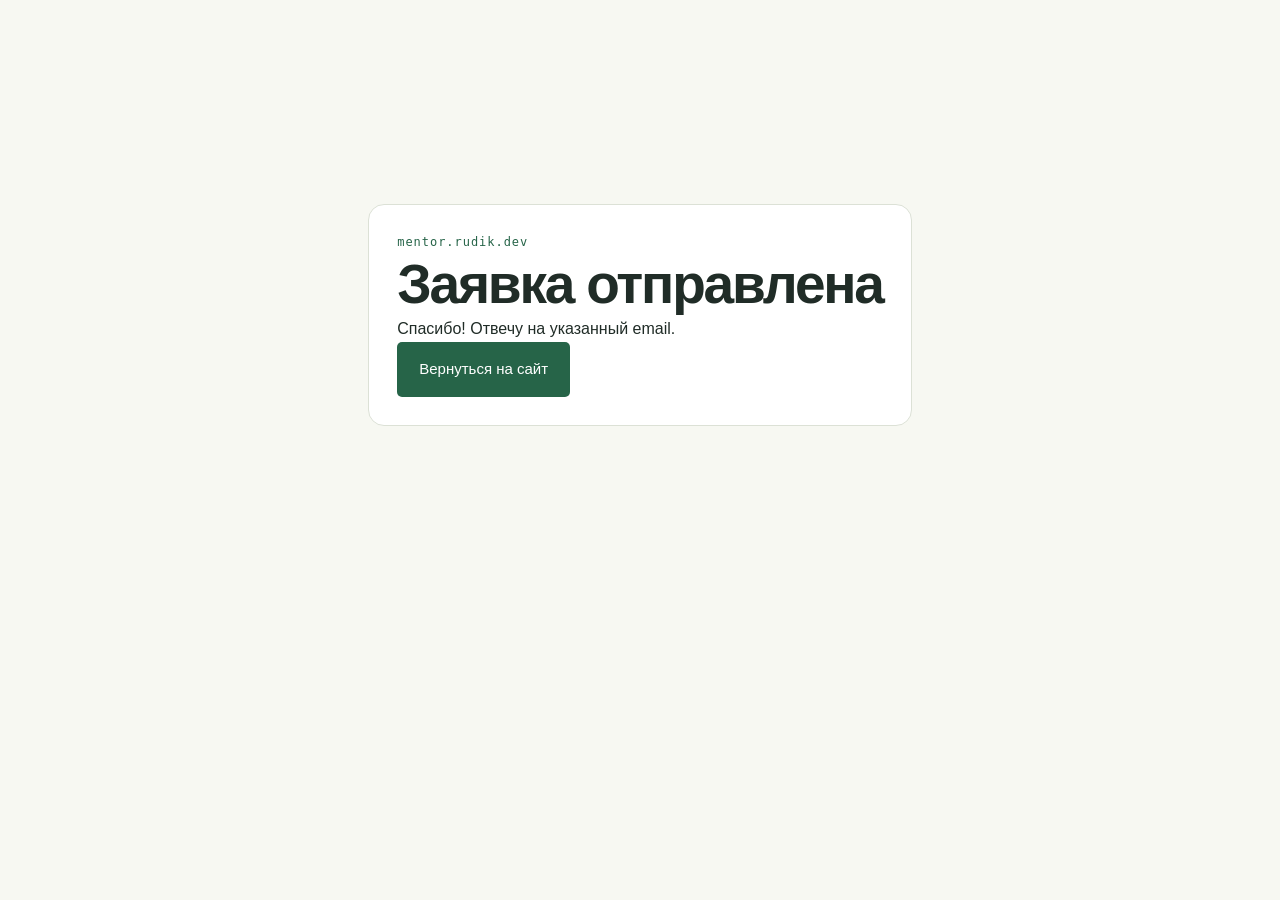
<file: thanks.html>
<!doctype html><html lang="ru"><head><meta charset="utf-8"><meta name="viewport" content="width=device-width,initial-scale=1"><meta name="robots" content="noindex,follow"><title>Заявка отправлена — Sergei Rudik</title><link rel="stylesheet" href="/assets/styles.css"><script async src="https://www.googletagmanager.com/gtag/js?id=G-B4XR81HWTY"></script><script>window.dataLayer=window.dataLayer||[];function gtag(){dataLayer.push(arguments)}gtag('js',new Date());gtag('config','G-B4XR81HWTY')</script></head><body><main class="wrap" style="min-height:70vh;display:grid;place-items:center"><div class="case-card" style="max-width:640px"><p class="eyebrow">mentor.rudik.dev</p><h1>Заявка отправлена</h1><p>Спасибо! Отвечу на указанный email.</p><p><a class="button" href="/">Вернуться на сайт</a></p></div></main></body></html>
</file>
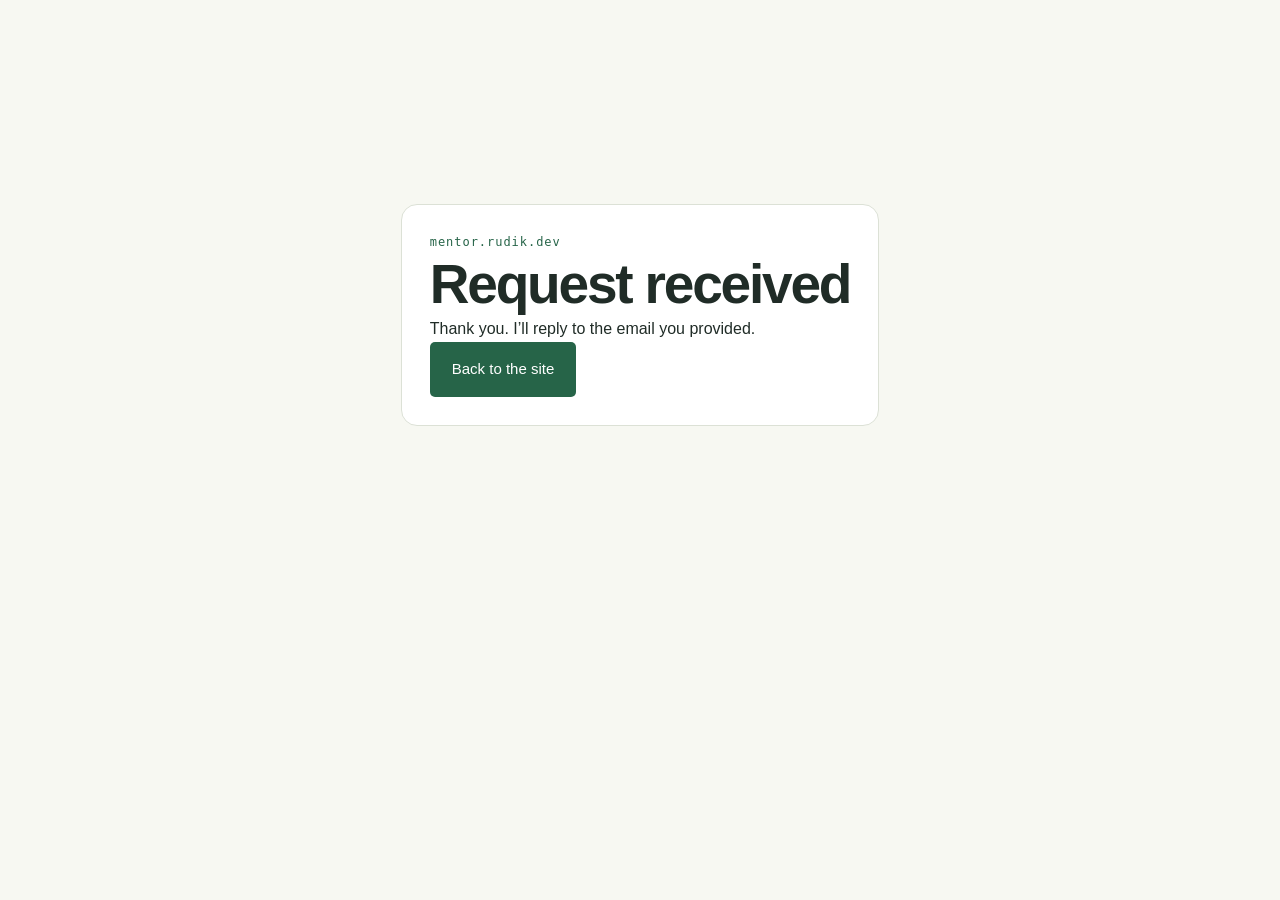
<file: en/thanks.html>
<!doctype html><html lang="en"><head><meta charset="utf-8"><meta name="viewport" content="width=device-width,initial-scale=1"><meta name="robots" content="noindex,follow"><title>Request received — Sergei Rudik</title><link rel="stylesheet" href="/assets/styles.css"><script async src="https://www.googletagmanager.com/gtag/js?id=G-B4XR81HWTY"></script><script>window.dataLayer=window.dataLayer||[];function gtag(){dataLayer.push(arguments)}gtag('js',new Date());gtag('config','G-B4XR81HWTY')</script></head><body><main class="wrap" style="min-height:70vh;display:grid;place-items:center"><div class="case-card" style="max-width:640px"><p class="eyebrow">mentor.rudik.dev</p><h1>Request received</h1><p>Thank you. I’ll reply to the email you provided.</p><p><a class="button" href="/en/">Back to the site</a></p></div></main></body></html>
</file>
<file: assets/styles.css>
:root{--paper:#f7f8f2;--ink:#202c27;--muted:#606b64;--green:#266448;--lime:#dcf59b;--line:#dce1d6;--mono:ui-monospace,SFMono-Regular,Consolas,monospace}*{box-sizing:border-box}html{scroll-behavior:smooth;scroll-padding-top:24px}body{margin:0;background:var(--paper);color:var(--ink);font-family:-apple-system,BlinkMacSystemFont,"Segoe UI",sans-serif;font-size:16px;line-height:1.65;-webkit-font-smoothing:antialiased}a{color:inherit;text-decoration:none}a:hover{color:var(--green)}a:focus-visible,button:focus-visible,summary:focus-visible,input:focus-visible,select:focus-visible,textarea:focus-visible{outline:3px solid #4d9464;outline-offset:5px}h1,h2,h3,p{margin:0}h1,h2,h3{letter-spacing:-.04em;line-height:1.15;font-weight:600}h1{font-size:clamp(38px,4.3vw,64px)}h2{font-size:clamp(29px,3.2vw,43px)}h3{font-size:25px}h1 span{color:var(--green)}.wrap{width:min(1200px,100% - 80px);margin-inline:auto}.header{display:flex;align-items:center;justify-content:space-between;gap:25px;padding-block:24px;border-bottom:1px solid var(--line)}.brand{font-size:36px;font-weight:750;line-height:1;letter-spacing:-3px;display:flex;align-items:center}.brand>span{color:var(--green)}.brand small{font-family:var(--mono);font-size:11px;font-weight:400;letter-spacing:.06em;margin-left:20px}nav{display:flex;gap:25px;font-size:14px}.button{display:inline-flex;align-items:center;justify-content:center;background:var(--green);color:#fff;border:0;border-radius:5px;padding:15px 22px;font:inherit;font-size:15px;font-weight:500;cursor:pointer;transition:background .2s,transform .2s}.button:hover{color:white;background:#194c34;transform:translateY(-2px)}.button.small{font-size:14px;padding:11px 17px}.hero{display:grid;grid-template-columns:1.4fr 1fr;gap:65px;padding-block:70px}.eyebrow{font:12px/1.6 var(--mono);letter-spacing:.08em;color:var(--green);margin-bottom:25px}.intro{font-size:18px;max-width:530px;color:var(--muted);margin-top:26px}.actions{display:flex;align-items:center;flex-wrap:wrap;gap:25px;margin-top:30px}.link{display:inline-block;border-bottom:1px solid #a9b9ab;padding-block:8px;font-size:15px}.micro{font-size:13px;color:var(--muted);margin-top:18px}.hero-panel{background:#e9eddf;border:1px solid #d7dfca;border-radius:8px;padding:28px 30px;align-self:center;transform:rotate(1deg)}.panel-top{display:flex;justify-content:space-between;gap:15px;font:11px var(--mono);color:var(--green)}.hero-panel h2{font-size:34px;margin-top:24px}.pipeline{padding:0;list-style:none;margin:30px 0 20px}.pipeline li{display:flex;gap:16px;padding:15px 0;border-top:1px solid #cbd5bf}.pipeline li>span{font:12px var(--mono);padding-top:5px;color:var(--green)}.pipeline strong{font-size:16px;font-weight:550}.pipeline p{font-size:13px;color:var(--muted);margin-top:3px}.panel-footer{font:12px var(--mono);border-top:1px solid #cbd5bf;padding-top:18px;color:var(--green)}.credibility{border-block:1px solid var(--line);padding-block:25px}.credibility p,.credibility small{font-size:12px;color:var(--muted)}.credibility>div{display:flex;flex-wrap:wrap;justify-content:space-between;gap:20px;margin:15px 0}.credibility>div span{font-size:25px;font-weight:600;letter-spacing:-.04em}.section{padding-block:85px}.section-head{display:flex;justify-content:space-between;align-items:flex-end;gap:35px;margin-bottom:40px}.section-head>p{max-width:340px;color:var(--muted);font-size:15px}.service-grid{display:grid;grid-template-columns:1fr 1fr;gap:20px}.service{border:1px solid var(--line);border-radius:7px;padding:30px;display:flex;flex-direction:column}.card-top{display:flex;justify-content:space-between;gap:14px;font:12px var(--mono);color:var(--green);margin-bottom:24px}.tag{font-size:11px;text-align:right}.service h3{font-size:30px;margin-bottom:18px}.service>p{color:var(--muted);max-width:460px}.service ul{padding-left:18px;margin:23px 0;font-size:15px}.service li+li{margin-top:7px}.service li::marker{color:var(--green)}.deliverable{border-top:1px solid var(--line);padding-top:20px;margin-top:auto}.deliverable>span{font:11px var(--mono);color:var(--green)}.deliverable p{margin-top:8px;font-size:15px}.service>.link{align-self:flex-start;margin-top:20px}.service.accent{background:#eaf0dc;border-color:#d2dfbc}.ai-section{background:var(--ink);color:var(--paper);padding-block:75px}.ai-layout{display:grid;grid-template-columns:1fr 1fr;gap:75px}.ai-section .eyebrow,.ai-section h2 span{color:var(--lime)}.ai-section .intro{color:#c4cdc3;font-size:17px}.button.light{background:var(--lime);color:var(--ink);margin-top:30px}.button.light:hover{background:#c9e780}.ai-note{font-size:13px;color:#b4bfb4;max-width:430px;margin-top:20px}.ai-cases article{display:flex;gap:20px;padding:25px 0;border-top:1px solid #465249}.ai-cases article>span{font:12px var(--mono);color:var(--lime);padding-top:5px}.ai-cases h3{font-size:22px}.ai-cases p{color:#c4cdc3;font-size:15px;margin-top:10px}.ai-cases .ai-rule{font-size:13px;background:#2d3b32;border-radius:4px;padding:18px}.about{display:grid;grid-template-columns:1fr 2fr;gap:70px;border-bottom:1px solid var(--line)}.profile img{display:block;width:100%;max-width:280px;height:auto;aspect-ratio:1;object-fit:cover;border-radius:6px;filter:saturate(.6)}.profile>p{font-size:20px;line-height:1.5;margin-top:20px;font-weight:600}.profile span{display:block;font-size:13px;color:var(--muted);font-weight:400}.profile .link{margin-top:12px}.about-copy{color:var(--muted);margin-top:25px}.metrics{display:grid;grid-template-columns:1fr 1fr 1.3fr;gap:22px;margin-top:35px}.metrics strong{font-size:36px;font-weight:550;letter-spacing:-.045em;color:var(--green)}.metrics p{font-size:14px;color:var(--muted);margin-top:5px}.tech{font:13px/1.8 var(--mono);border-top:1px solid var(--line);padding-top:20px;margin-top:25px;color:var(--muted)}.steps{display:grid;grid-template-columns:repeat(4,1fr);gap:30px}.steps article{border-top:2px solid var(--green);padding-top:22px}.steps span{font:11px var(--mono);color:var(--green)}.steps h3{font-size:21px;margin-top:18px}.steps p{font-size:15px;color:var(--muted);margin-top:13px}.faq{display:grid;grid-template-columns:1fr 2fr;gap:70px;border-top:1px solid var(--line)}details{border-bottom:1px solid var(--line)}summary{cursor:pointer;list-style:none;font-size:18px;line-height:1.5;padding:22px 30px 22px 0;position:relative}summary::-webkit-details-marker{display:none}summary::after{content:'+';position:absolute;right:0;font-size:23px;font-weight:400;top:18px}details[open] summary::after{content:'−'}details>p{padding-bottom:25px;color:var(--muted);font-size:15px}.contact{background:#e8eedd;border-radius:8px;padding:45px;display:grid;grid-template-columns:1fr 1fr;gap:70px}.contact h2 span{color:var(--green)}.contact>div>p:not(.eyebrow){margin-top:23px;color:var(--muted);max-width:400px}.email{display:block;font-size:23px;margin-top:28px;letter-spacing:-.025em}.contact .link{margin-top:10px}form{align-self:center}label{display:block;font-size:14px;margin-bottom:9px}select,textarea,input[type=email]{display:block;width:100%;background:var(--paper);border:1px solid #bdcbb6;border-radius:5px;padding:13px;color:var(--ink);font:inherit;font-size:16px;margin-bottom:23px}textarea{resize:vertical;min-height:140px}form .button{width:100%}#form-status{font-size:14px;color:var(--green);margin-top:14px}footer{display:flex;align-items:center;gap:25px;padding-block:35px;font-size:13px;color:var(--muted)}footer>a:nth-last-child(2){margin-left:auto}.skip{position:fixed;z-index:10;top:10px;left:10px;background:var(--ink);color:white;padding:10px 20px;transform:translateY(-150%)}.skip:focus{transform:translateY(0);color:white}::selection{background:var(--lime);color:var(--ink)}
@media(max-width:1000px){.wrap{width:calc(100% - 48px)}.brand small{display:none}.hero{gap:35px}.hero-panel{padding:24px}.hero-panel h2{font-size:29px}.ai-layout,.about,.faq,.contact{gap:35px}.metrics{gap:12px}.metrics strong{font-size:28px}.steps{grid-template-columns:1fr 1fr}.contact{padding:30px}}
@media(max-width:700px){.wrap{width:calc(100% - 36px)}.header{gap:12px;padding-block:18px}nav{display:none}.hero{grid-template-columns:1fr;padding-block:40px;gap:35px}h1{font-size:clamp(35px,7.8vw,52px)}.intro{font-size:17px}.hero-panel{transform:none}.hero-panel h2 br{display:none}.hero-panel h2{font-size:29px}.pipeline{display:grid;grid-template-columns:1fr 1fr;gap:0 15px}.pipeline li{gap:9px}.pipeline strong{font-size:14px}.pipeline p{font-size:13px}.panel-top{font-size:10px}.credibility>div{justify-content:flex-start;gap:12px 25px}.credibility>div span{font-size:21px}.section{padding-block:50px}.section-head{display:block;margin-bottom:27px}.section-head>p{margin-top:20px}.section-head>p br{display:none}.service-grid,.ai-layout,.about,.faq,.contact{grid-template-columns:1fr}.service{padding:25px}.ai-section{padding-block:45px}.ai-layout{gap:30px}.about{gap:35px}.profile{display:grid;grid-template-columns:100px 1fr;gap:0 20px;align-items:center}.profile img{grid-row:1/3}.profile>p{margin-top:0}.profile .link{justify-self:start;margin-top:0}.metrics{gap:13px}.metrics strong{font-size:27px}.metrics p{font-size:12px}.steps{gap:28px 20px}.steps h3{font-size:20px}.steps p{font-size:14px}.faq{gap:10px}.contact{padding:27px;gap:35px}.contact h2 br{display:none}.email{font-size:22px}footer{flex-wrap:wrap;gap:16px;font-size:12px}footer>a:nth-last-child(2){margin-left:0}footer>span{margin-left:auto}.eyebrow{margin-bottom:18px;font-size:11px}}
@media(prefers-reduced-motion:reduce){html{scroll-behavior:auto}*{transition:none!important}}
/* Allow narrow grid columns and long labels to shrink on small screens. */
.hero>*,.ai-layout>*,.about>*,.faq>*,.contact>*{min-width:0}select{min-width:0}h1,h2,h3{overflow-wrap:break-word}
@media(max-width:380px){.contact{padding:22px}.service{padding:22px}.metrics{grid-template-columns:1fr 1fr}.metrics article:last-child{grid-column:1/-1}.pipeline{grid-template-columns:1fr}.email{font-size:19px}.button{padding-inline:16px}.card-top{font-size:11px}.tag{font-size:10px}}
/* Mentorship: personal introduction and a clear learning path. */
.hero.mentor-hero{grid-template-columns:1.45fr 1fr;align-items:center;gap:75px}.mentor-hero h1{font-size:clamp(38px,4.6vw,66px)}.mentor-portrait{max-width:390px;justify-self:end;background:#e7ecdd;padding:15px 15px 24px;border-radius:7px;transform:rotate(2deg)}.mentor-portrait img{display:block;width:100%;height:auto;aspect-ratio:1;object-fit:cover;border-radius:3px;filter:saturate(.65)}.mentor-portrait figcaption{padding:18px 8px 0}.mentor-portrait strong{display:block;font-size:21px;letter-spacing:-.025em}.mentor-portrait span{display:block;font-size:14px;color:var(--muted);margin-top:4px}.mentor-strip{display:grid;grid-template-columns:repeat(3,1fr);gap:30px;border-block:1px solid var(--line);padding-block:26px}.mentor-strip strong{display:block;font-size:25px;font-weight:550;color:var(--green);letter-spacing:-.03em}.mentor-strip p{font-size:14px;color:var(--muted);margin-top:4px}.formats{grid-template-columns:repeat(2,1fr)}.formats .service h3{font-size:28px}.formats .service{padding:27px}.formats .service .card-top{font-size:12px}.session{display:grid;grid-template-columns:1fr 1fr;gap:60px}.session-board{padding:28px;border:1px solid #465249;border-radius:6px}.session-board>p{font:12px var(--mono);color:var(--lime)}.session-board ol{margin:20px 0 0;padding-left:20px}.session-board li{padding:12px 0 12px 5px;color:#c4cdc3;font-size:16px}.session-board li::marker{color:var(--lime)}.session-board strong{color:var(--paper)}.mentor-about{grid-template-columns:1fr 1.7fr}.mentor-about .eyebrow{margin-top:5px}.mentor-about .about-copy{margin-top:0}.experience-list{margin-top:25px;padding:0;list-style:none}.experience-list li{border-top:1px solid var(--line);padding:17px 0;font-size:16px}.experience-list span{display:block;color:var(--muted);font-size:14px;margin-top:4px}.mentor-contact h2{font-size:clamp(30px,3.6vw,46px)}button:disabled{opacity:.6;cursor:not-allowed}
@media(max-width:1000px){.hero.mentor-hero{gap:30px}.formats{grid-template-columns:1fr}.formats .service h3 br{display:none}.session{gap:35px}}
@media(max-width:700px){.hero.mentor-hero,.mentor-about,.session{grid-template-columns:1fr}.mentor-portrait{width:85%;max-width:320px;justify-self:center;margin:0}.mentor-strip{gap:16px}.mentor-strip strong{font-size:21px}.mentor-strip p{font-size:13px}.mentor-hero h1{font-size:clamp(36px,8vw,54px)}.session-board{padding:22px}.mentor-about{gap:25px}}
.mentor-strip{grid-template-columns:repeat(3,minmax(0,1fr))}.mentor-strip>*{min-width:0}.mentor-strip strong{overflow-wrap:anywhere}.card-top>span{min-width:0;overflow-wrap:anywhere}
@media(max-width:380px){.mentor-strip{grid-template-columns:1fr;gap:15px}.mentor-strip>div+div{border-top:1px solid var(--line);padding-top:15px}}
.service-grid{grid-template-columns:repeat(2,minmax(0,1fr))}.service{min-width:0}.formats .service h3 br{display:block}
@media(max-width:1000px){.formats{grid-template-columns:minmax(0,1fr)}}
@media(max-width:700px){.service-grid{grid-template-columns:minmax(0,1fr)}}
.header-actions{display:flex;align-items:center;gap:18px;flex-shrink:0}.lang{display:flex;align-items:center;gap:10px;font:12px/1 var(--mono);letter-spacing:.08em}.lang a{color:var(--muted)}.lang a:hover,.lang a[aria-current="page"]{color:var(--ink)}.lang a[aria-current="page"]{font-weight:600}
@media(max-width:700px){.header-actions{gap:12px}.lang{gap:8px}}

/* Keep language controls usable on touch screens and when text is enlarged. */
.lang a{display:inline-flex;align-items:center;justify-content:center;min-width:32px;min-height:44px}.header{flex-wrap:wrap}.header-actions{max-width:100%;flex-wrap:wrap}.header-actions .button{white-space:normal}button:disabled{opacity:.6;cursor:not-allowed}

.language-suggestion{font-size:14px;padding-block:12px;border-bottom:1px solid var(--line)}.language-suggestion a{text-decoration:underline;text-underline-offset:3px}.language-suggestion[hidden]{display:none}

/* Case studies and lead form */
.case-grid{display:grid;grid-template-columns:repeat(2,minmax(0,1fr));gap:16px}.case-card{border:1px solid var(--line);border-radius:16px;padding:28px;background:var(--surface,#fff)}.case-card h3{margin:0 0 12px}.case-card p{margin:0;line-height:1.65}.contact input[type=email]{width:100%}@media(max-width:700px){.case-grid{grid-template-columns:1fr}}

.site-paths{display:flex;align-items:center;gap:8px;flex-wrap:wrap;padding-block:14px;border-bottom:1px solid var(--line);font-size:13px;color:var(--muted)}.site-paths a,.site-paths span{display:inline-flex;align-items:center;min-height:36px;padding:6px 12px;border:1px solid var(--line);border-radius:999px;line-height:1.25}.site-paths a:hover{border-color:var(--green);color:var(--green)}.site-paths span[aria-current="page"]{background:#e8eedd;color:var(--ink);border-color:#d2dfbc;font-weight:600}@media(max-width:700px){.site-paths{gap:6px;font-size:12px}.site-paths a,.site-paths span{padding:6px 9px;min-height:40px}}
</file>
